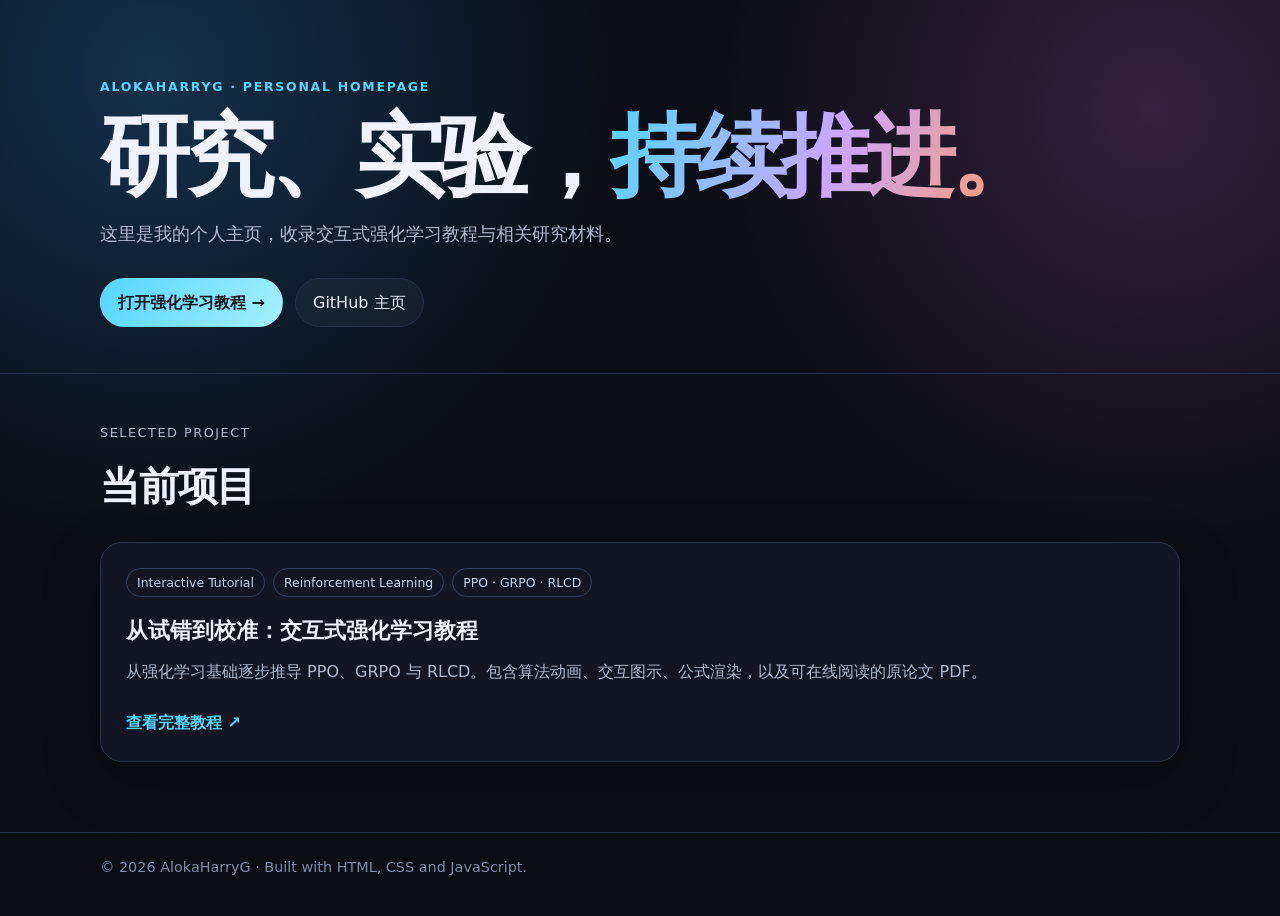
<file: index.html>
<!doctype html>
<html lang="zh-CN">
<head>
  <meta charset="utf-8">
  <meta name="viewport" content="width=device-width, initial-scale=1">
  <meta name="description" content="AlokaHarryG 的个人主页与交互式强化学习教程">
  <title>AlokaHarryG · Personal Homepage</title>
  <style>
    :root { color-scheme: dark; --bg:#0a0d14; --panel:rgba(18,24,38,.84); --line:#263149; --text:#eef3ff; --muted:#aeb9ce; --accent:#55d6ff; --accent2:#ff9a5a; }
    * { box-sizing:border-box; }
    body { margin:0; min-height:100vh; color:var(--text); background: radial-gradient(circle at 12% 8%, #14304a 0, transparent 34%), radial-gradient(circle at 90% 12%, #34213b 0, transparent 32%), var(--bg); font:16px/1.7 system-ui,-apple-system,"Segoe UI","PingFang SC","Microsoft YaHei",sans-serif; }
    .wrap { width:min(1080px, calc(100% - 40px)); margin:auto; }
    header { padding:76px 0 46px; border-bottom:1px solid var(--line); }
    .eyebrow { color:var(--accent); letter-spacing:.14em; font-size:.78rem; font-weight:700; text-transform:uppercase; }
    h1 { margin:14px 0 14px; font-size:clamp(2.6rem, 7vw, 5.7rem); line-height:1.02; letter-spacing:-.055em; }
    .gradient { background:linear-gradient(110deg,var(--accent),#c9a7ff 52%,var(--accent2)); -webkit-background-clip:text; background-clip:text; color:transparent; }
    .intro { max-width:680px; color:var(--muted); font-size:1.1rem; }
    .actions { display:flex; flex-wrap:wrap; gap:12px; margin-top:28px; }
    a.button { display:inline-flex; align-items:center; gap:8px; border:1px solid var(--line); border-radius:999px; padding:10px 17px; color:var(--text); text-decoration:none; background:rgba(255,255,255,.04); transition:.2s ease; }
    a.button.primary { border-color:transparent; color:#06121c; background:linear-gradient(120deg,var(--accent),#a5f0ff); font-weight:750; }
    a.button:hover { transform:translateY(-2px); border-color:var(--accent); }
    main { padding:48px 0 70px; }
    .section-label { color:var(--muted); font-size:.8rem; letter-spacing:.12em; text-transform:uppercase; }
    h2 { margin:8px 0 22px; font-size:clamp(1.7rem, 4vw, 2.5rem); letter-spacing:-.03em; }
    .grid { display:grid; grid-template-columns:repeat(auto-fit,minmax(280px,1fr)); gap:18px; }
    .card { position:relative; display:flex; flex-direction:column; min-height:220px; padding:25px; border:1px solid var(--line); border-radius:22px; background:var(--panel); box-shadow:0 18px 60px rgba(0,0,0,.22); }
    .card h3 { margin:0 0 8px; font-size:1.35rem; }
    .card p { margin:0; color:var(--muted); }
    .card .link { margin-top:auto; padding-top:22px; color:var(--accent); text-decoration:none; font-weight:700; }
    .meta { display:flex; gap:8px; flex-wrap:wrap; margin:0 0 16px; }
    .tag { border:1px solid #32405d; border-radius:999px; padding:3px 10px; color:#c6d4ed; font-size:.78rem; }
    footer { padding:22px 0 36px; color:#7e8ca6; font-size:.9rem; border-top:1px solid var(--line); }
    @media (max-width:560px) { .wrap { width:min(100% - 28px,1080px); } header { padding-top:48px; } }
  </style>
</head>
<body>
  <header>
    <div class="wrap">
      <div class="eyebrow">AlokaHarryG · Personal Homepage</div>
      <h1>研究、实验，<span class="gradient">持续推进。</span></h1>
      <p class="intro">这里是我的个人主页，收录交互式强化学习教程与相关研究材料。</p>
      <div class="actions">
        <a class="button primary" href="./rl_tutorial/">打开强化学习教程 →</a>
        <a class="button" href="https://github.com/AlokaHarryG" rel="me">GitHub 主页</a>
      </div>
    </div>
  </header>
  <main class="wrap">
    <div class="section-label">Selected project</div>
    <h2>当前项目</h2>
    <div class="grid">
      <article class="card">
        <div class="meta"><span class="tag">Interactive Tutorial</span><span class="tag">Reinforcement Learning</span><span class="tag">PPO · GRPO · RLCD</span></div>
        <h3>从试错到校准：交互式强化学习教程</h3>
        <p>从强化学习基础逐步推导 PPO、GRPO 与 RLCD。包含算法动画、交互图示、公式渲染，以及可在线阅读的原论文 PDF。</p>
        <a class="link" href="./rl_tutorial/">查看完整教程 ↗</a>
      </article>
    </div>
  </main>
  <footer><div class="wrap">© 2026 AlokaHarryG · Built with HTML, CSS and JavaScript.</div></footer>
</body>
</html>
</file>
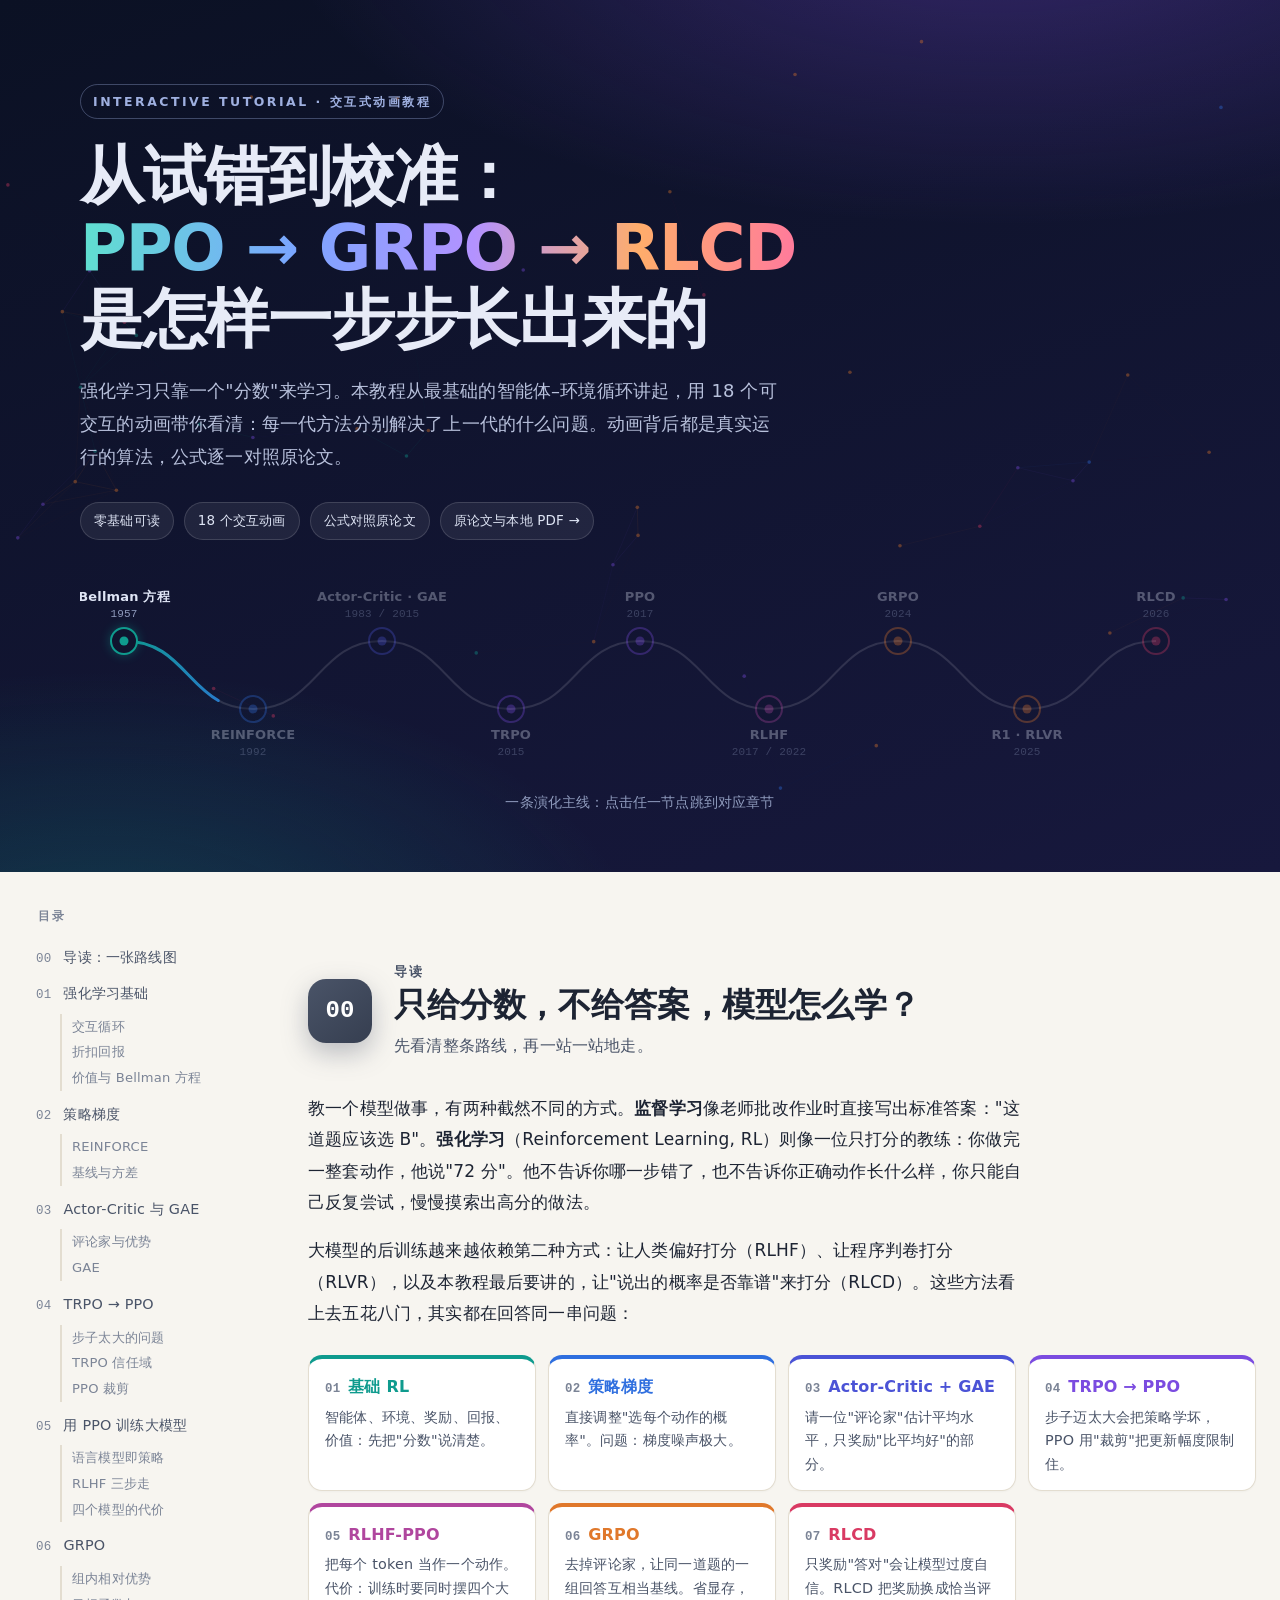
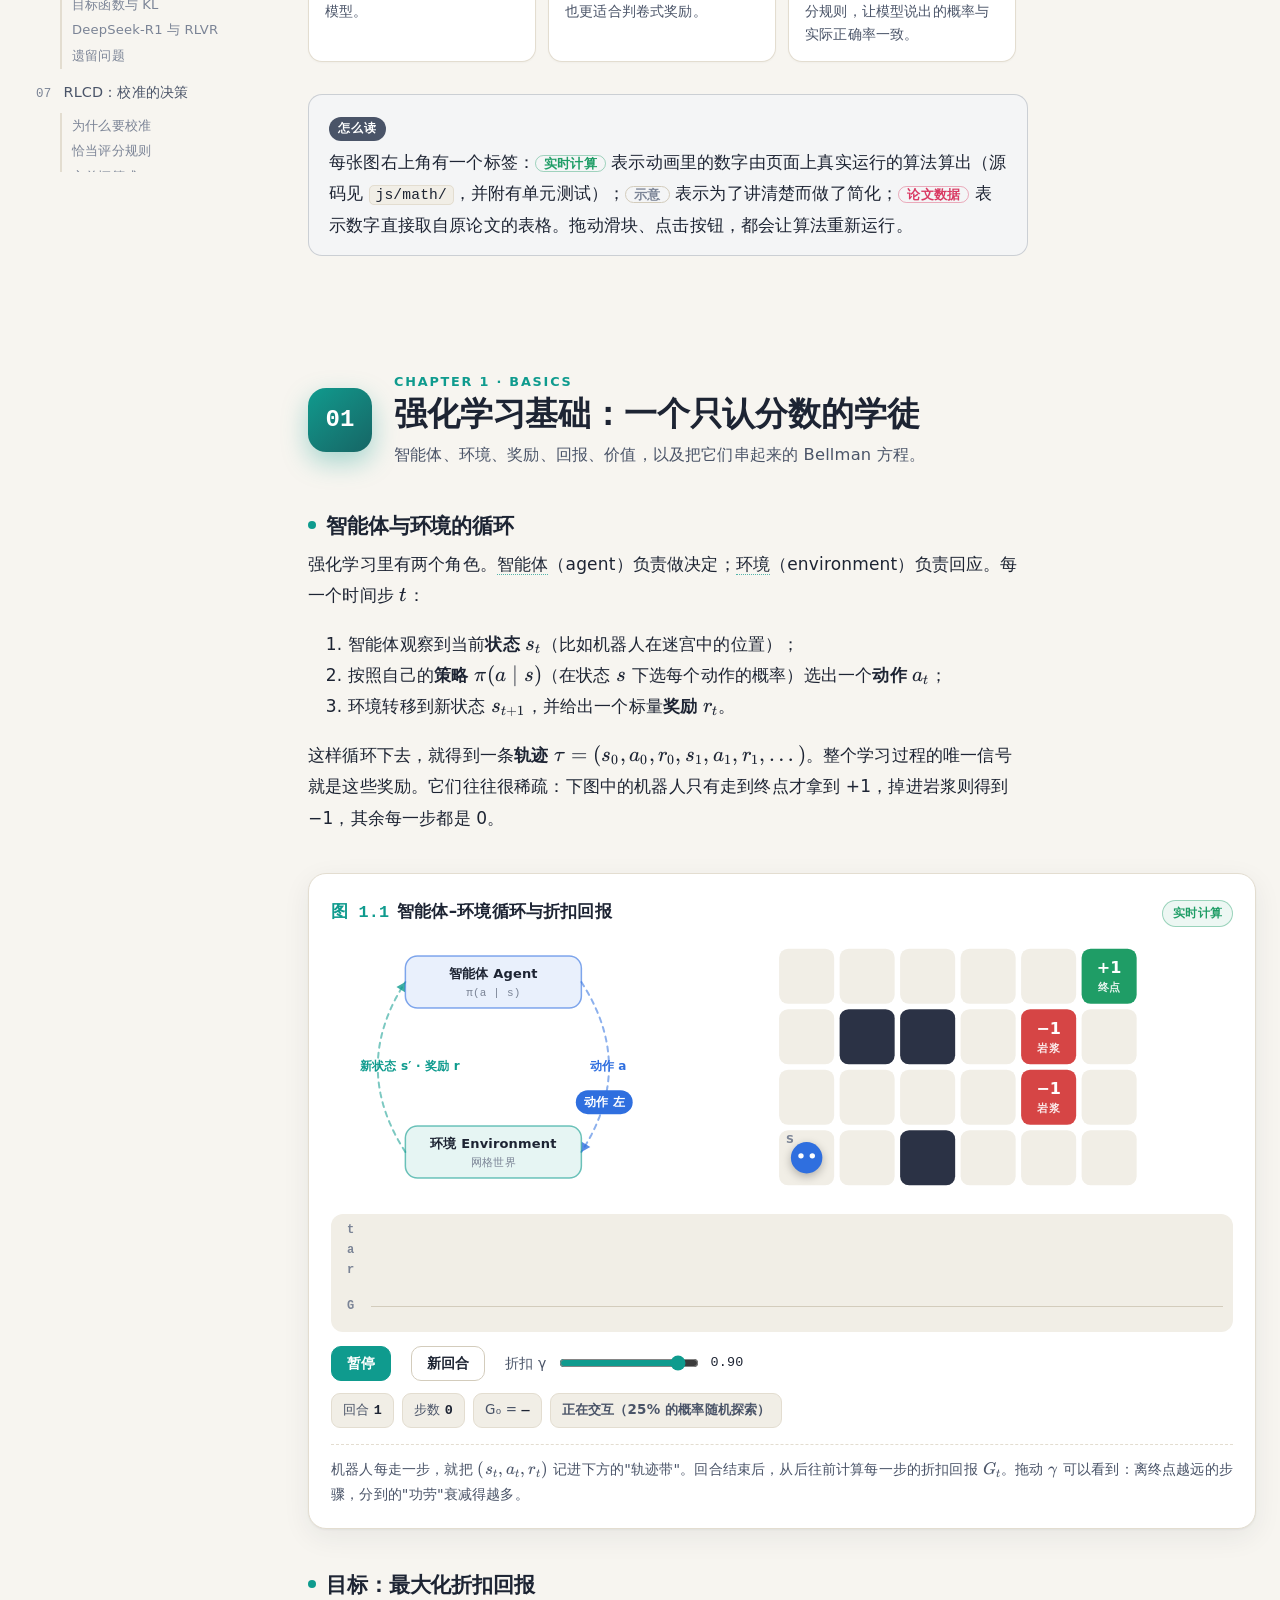
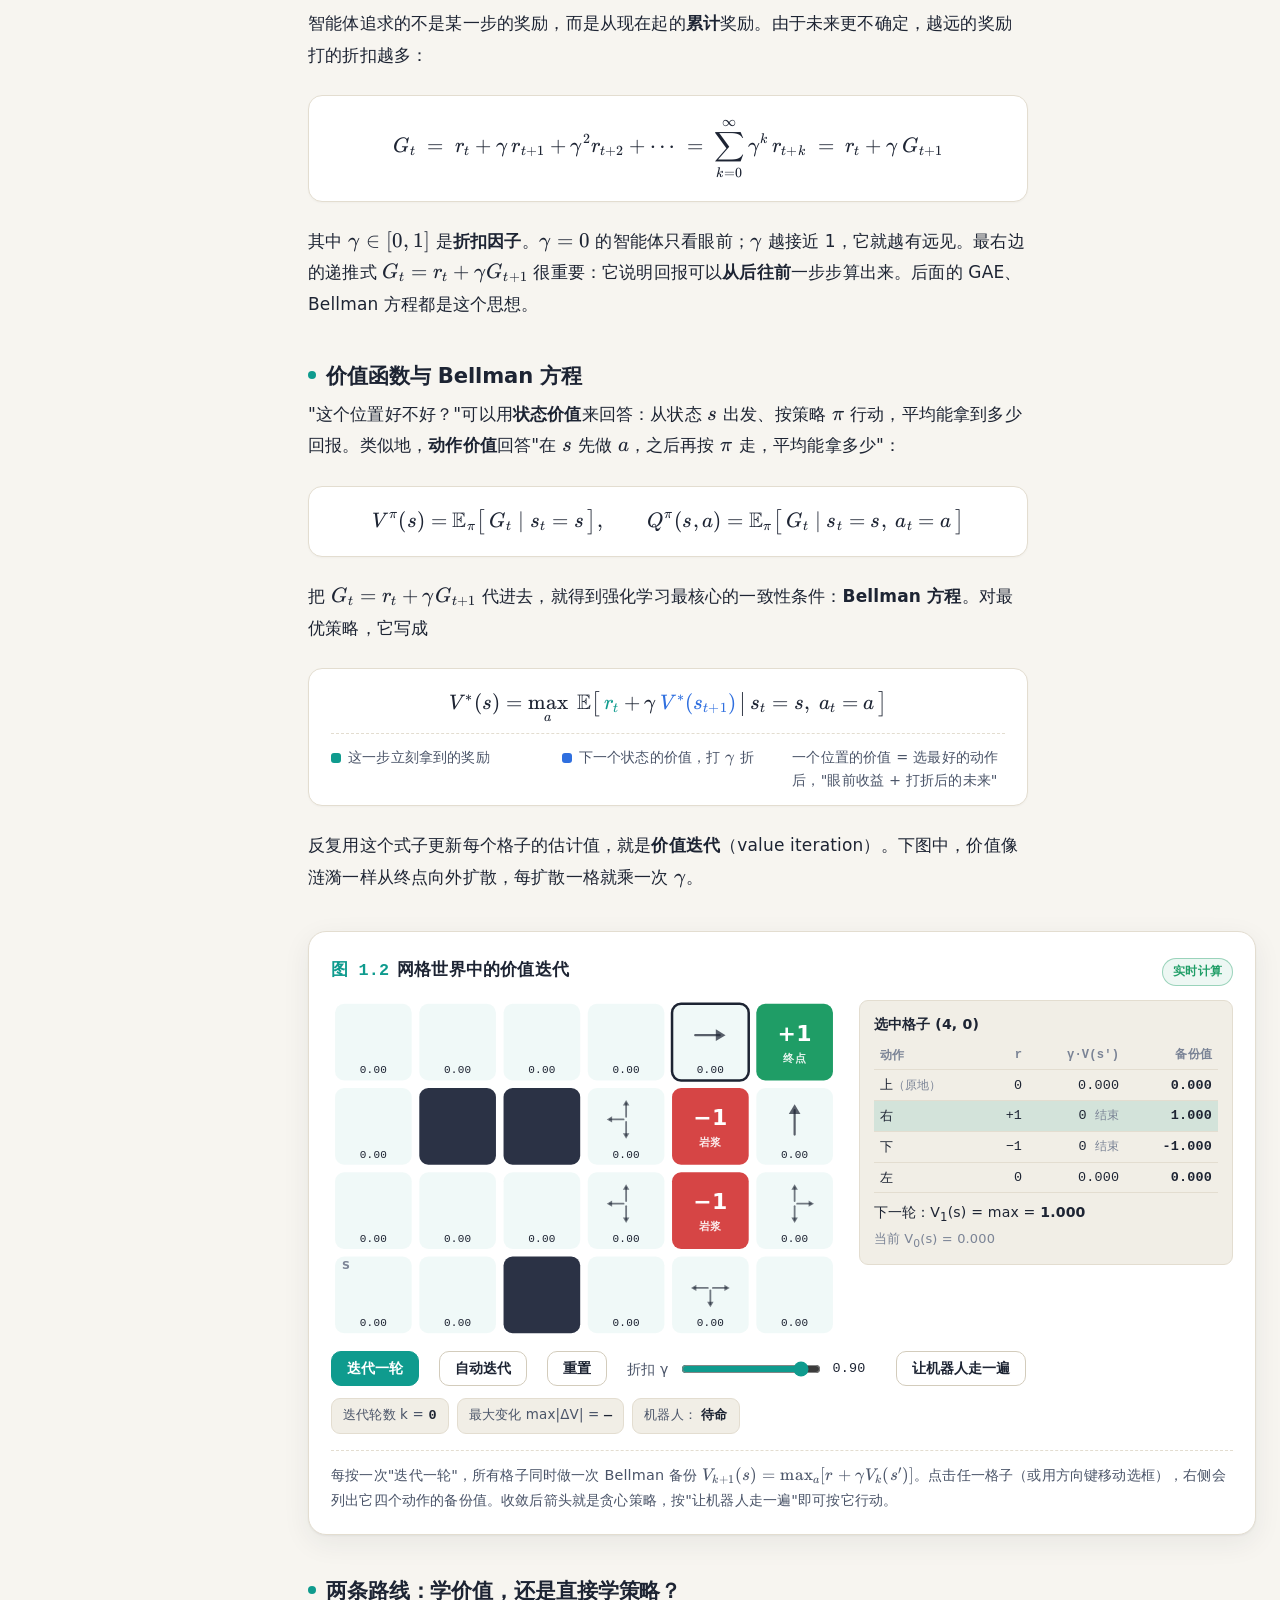
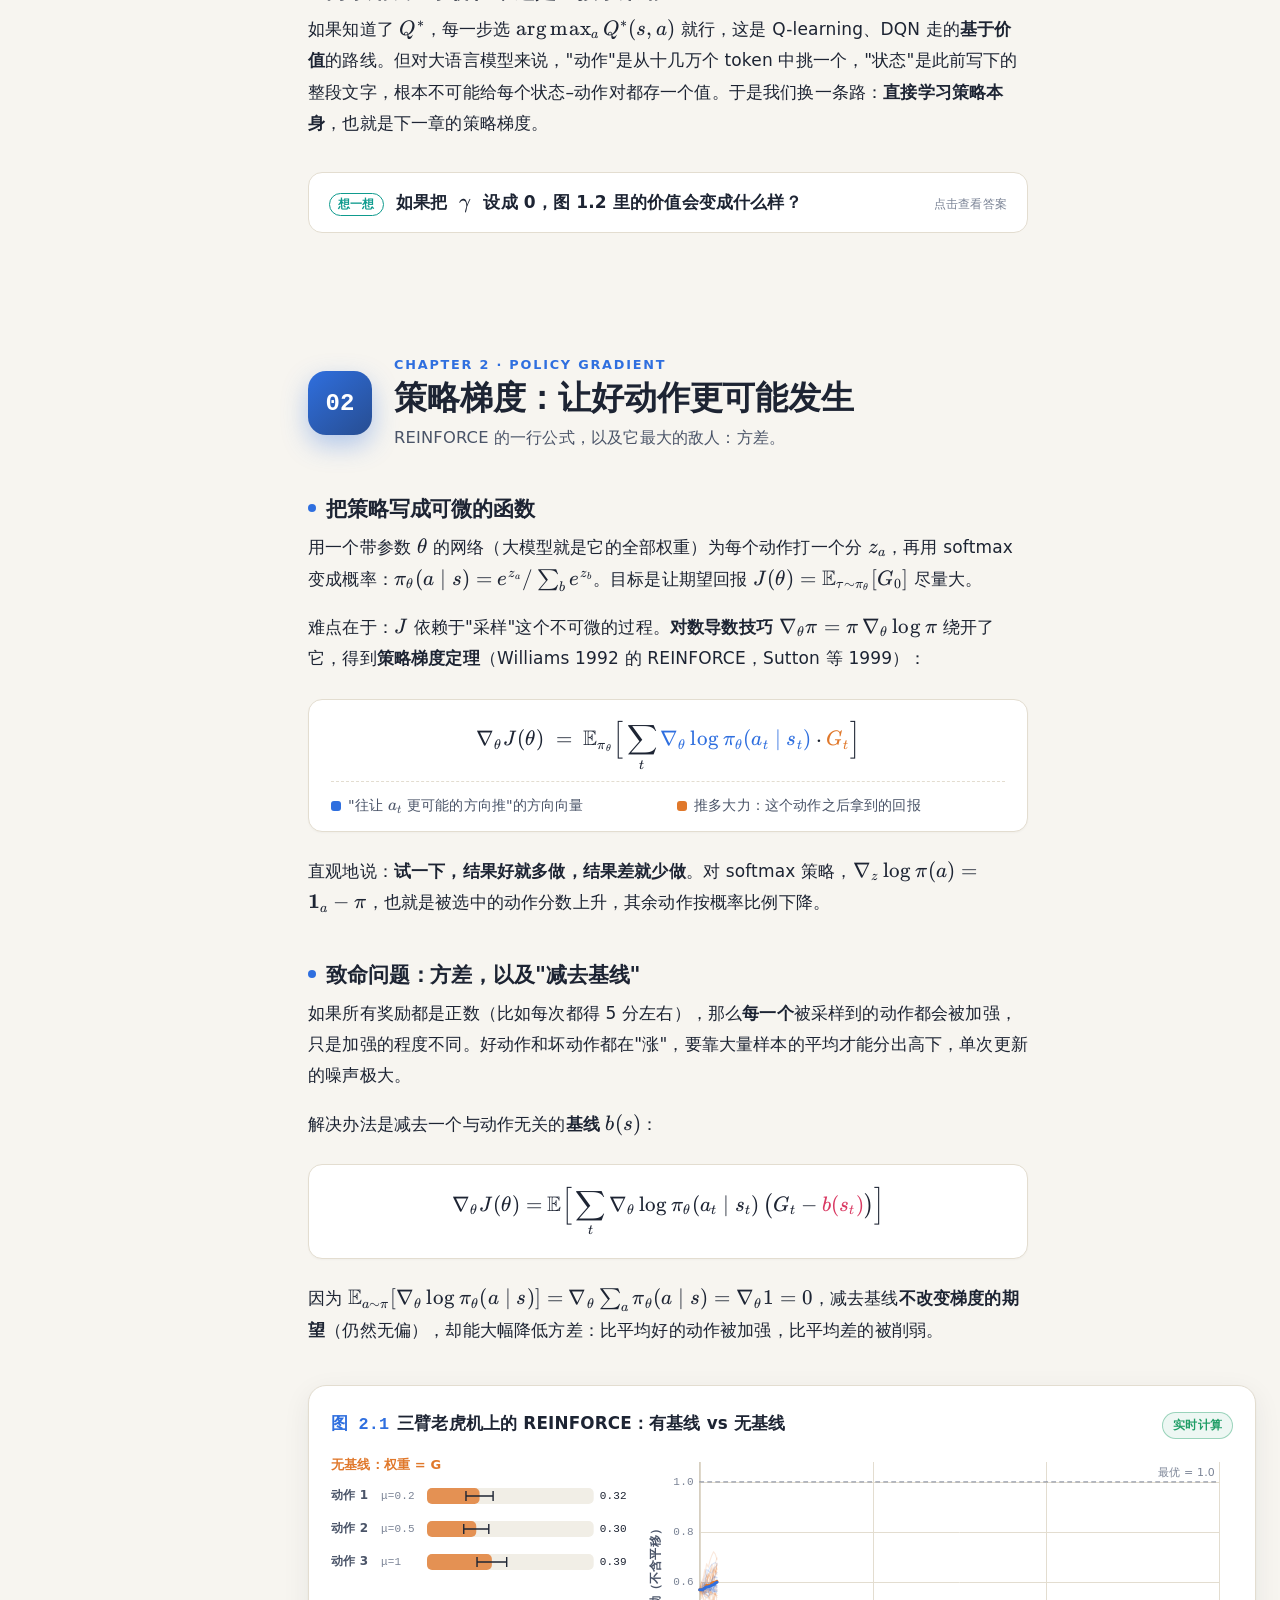
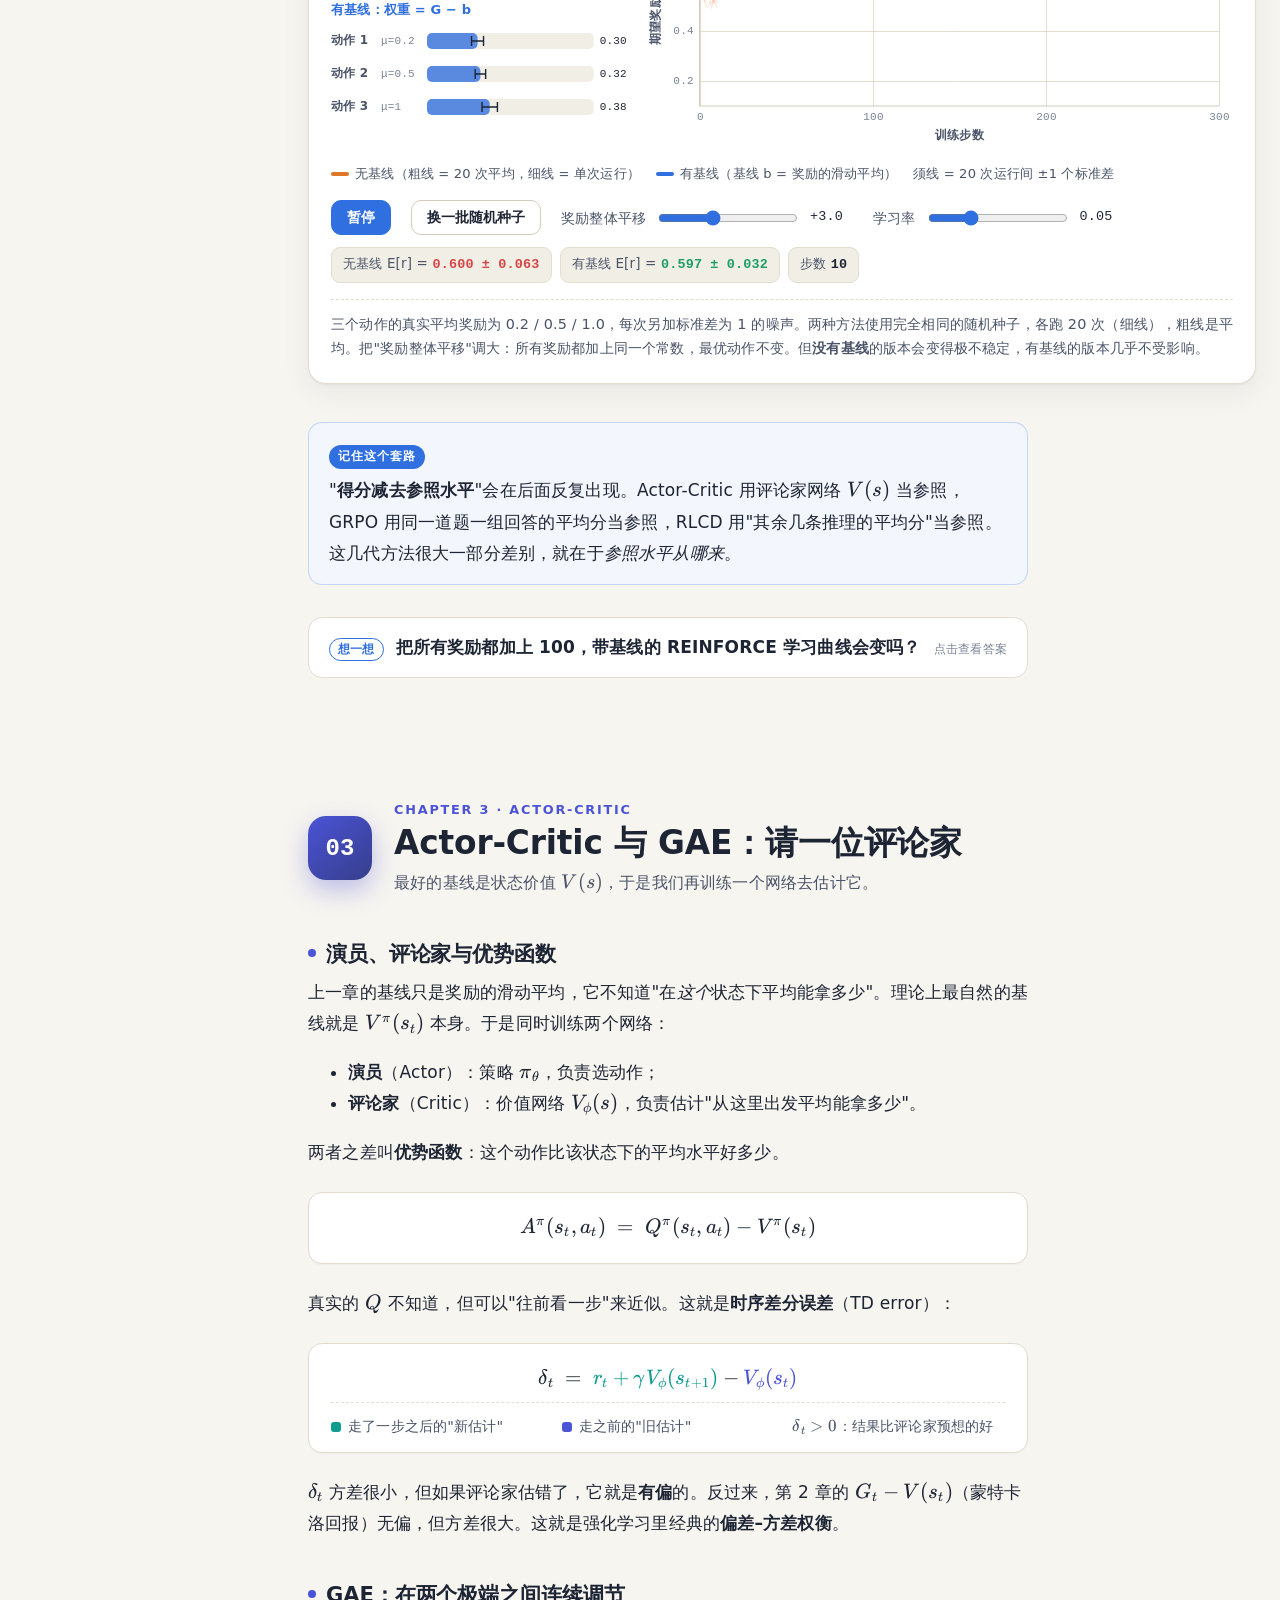
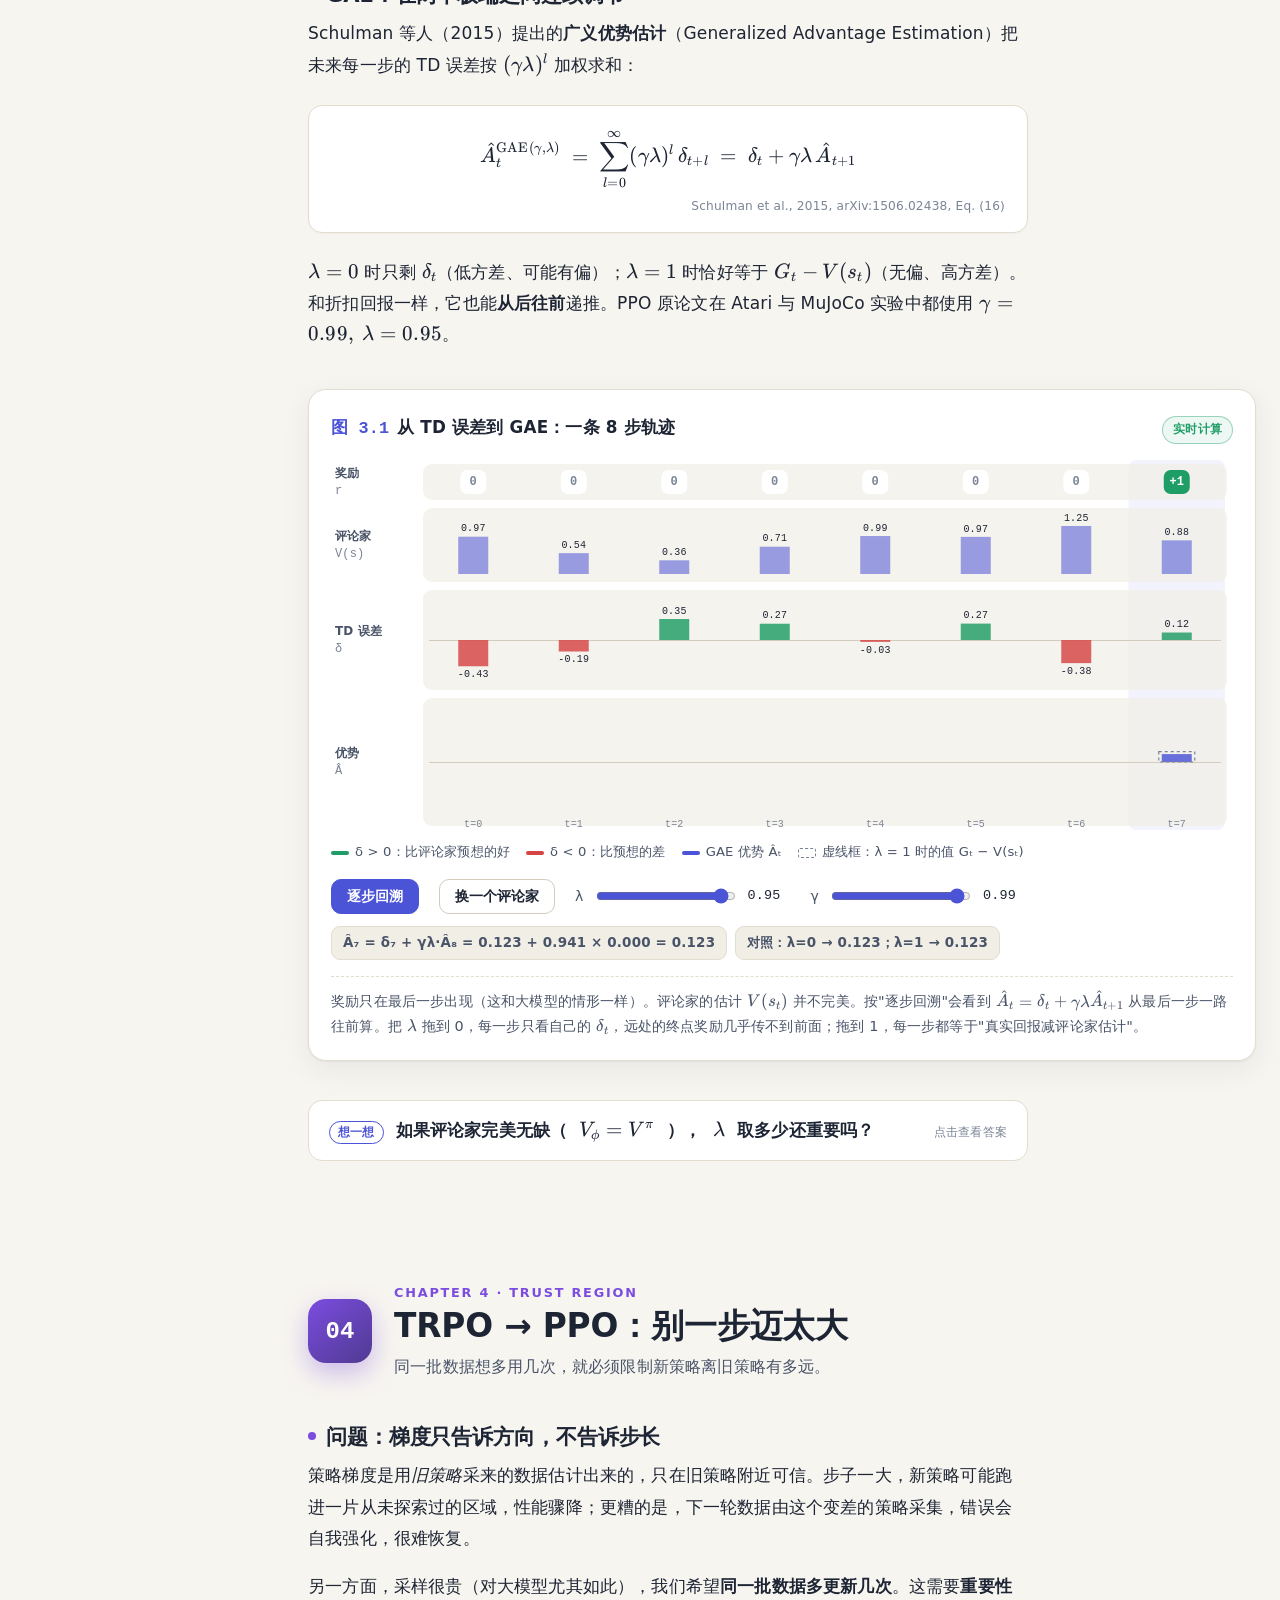
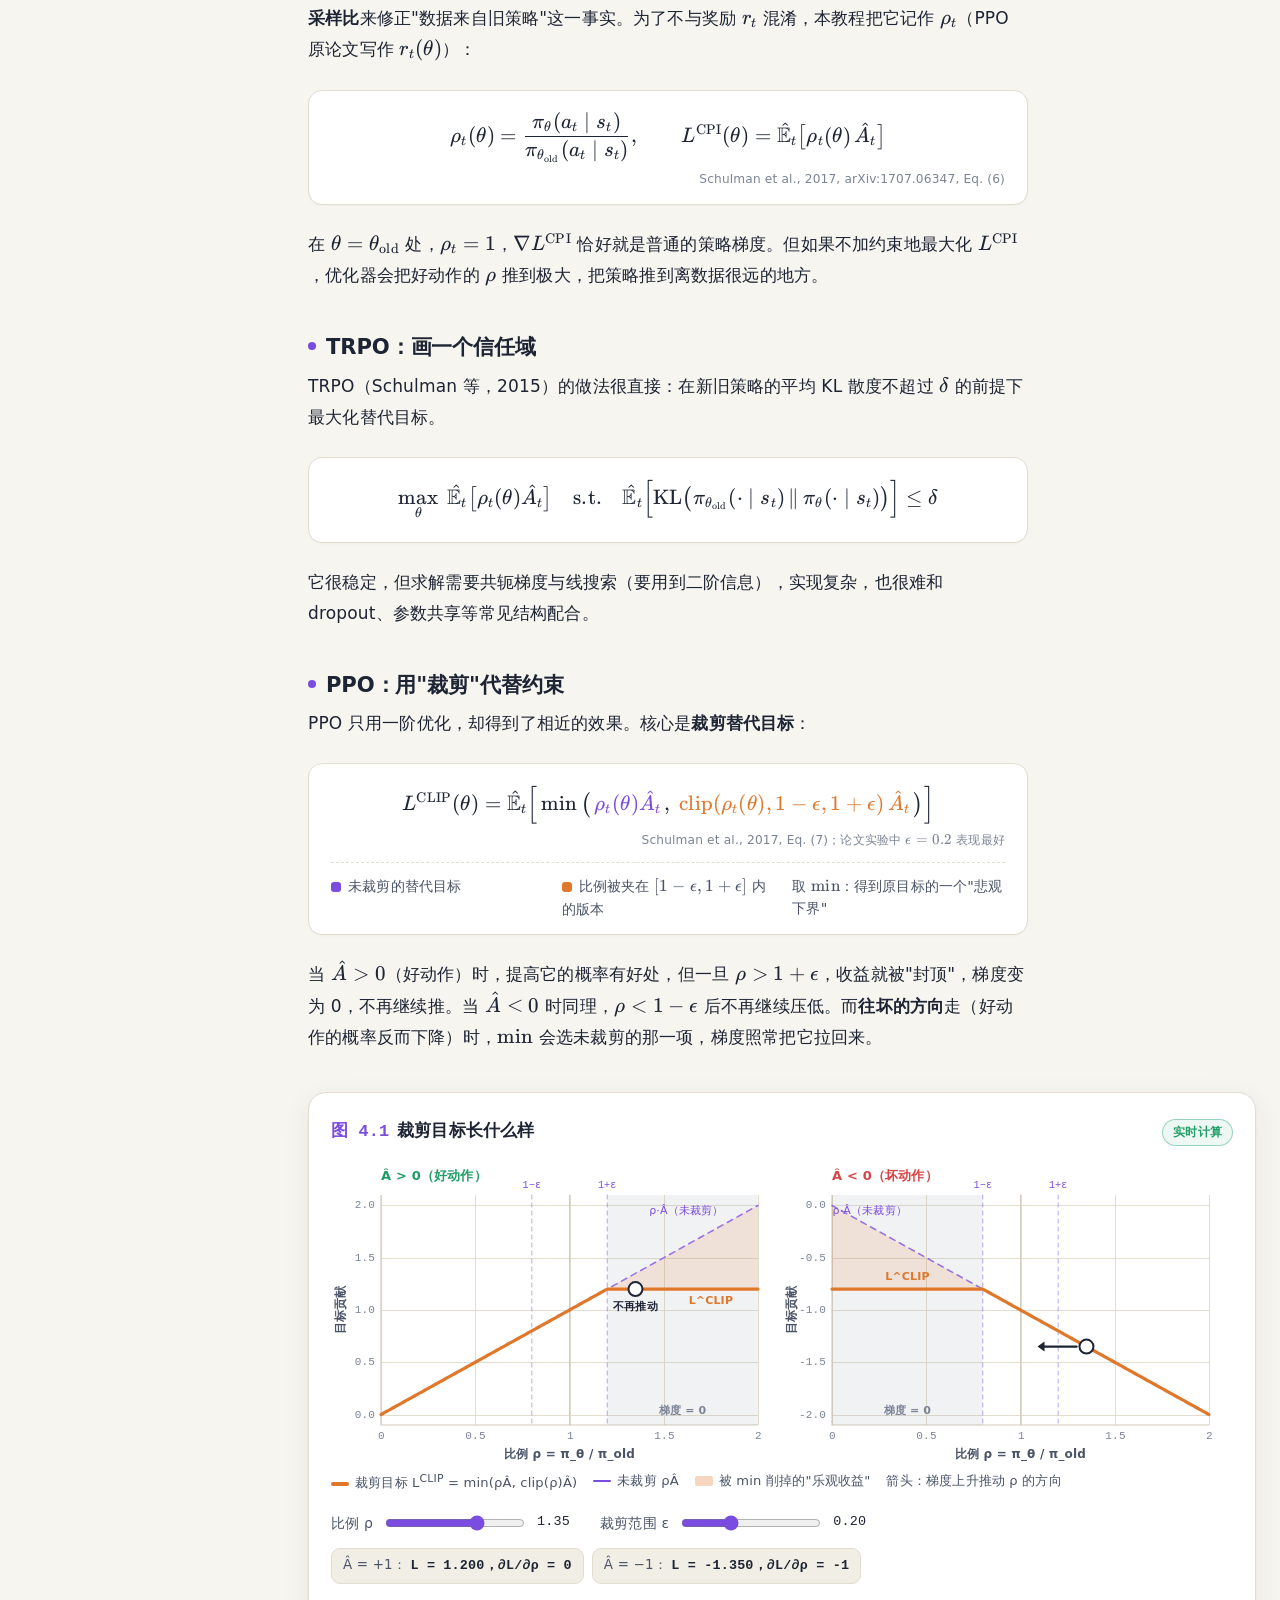
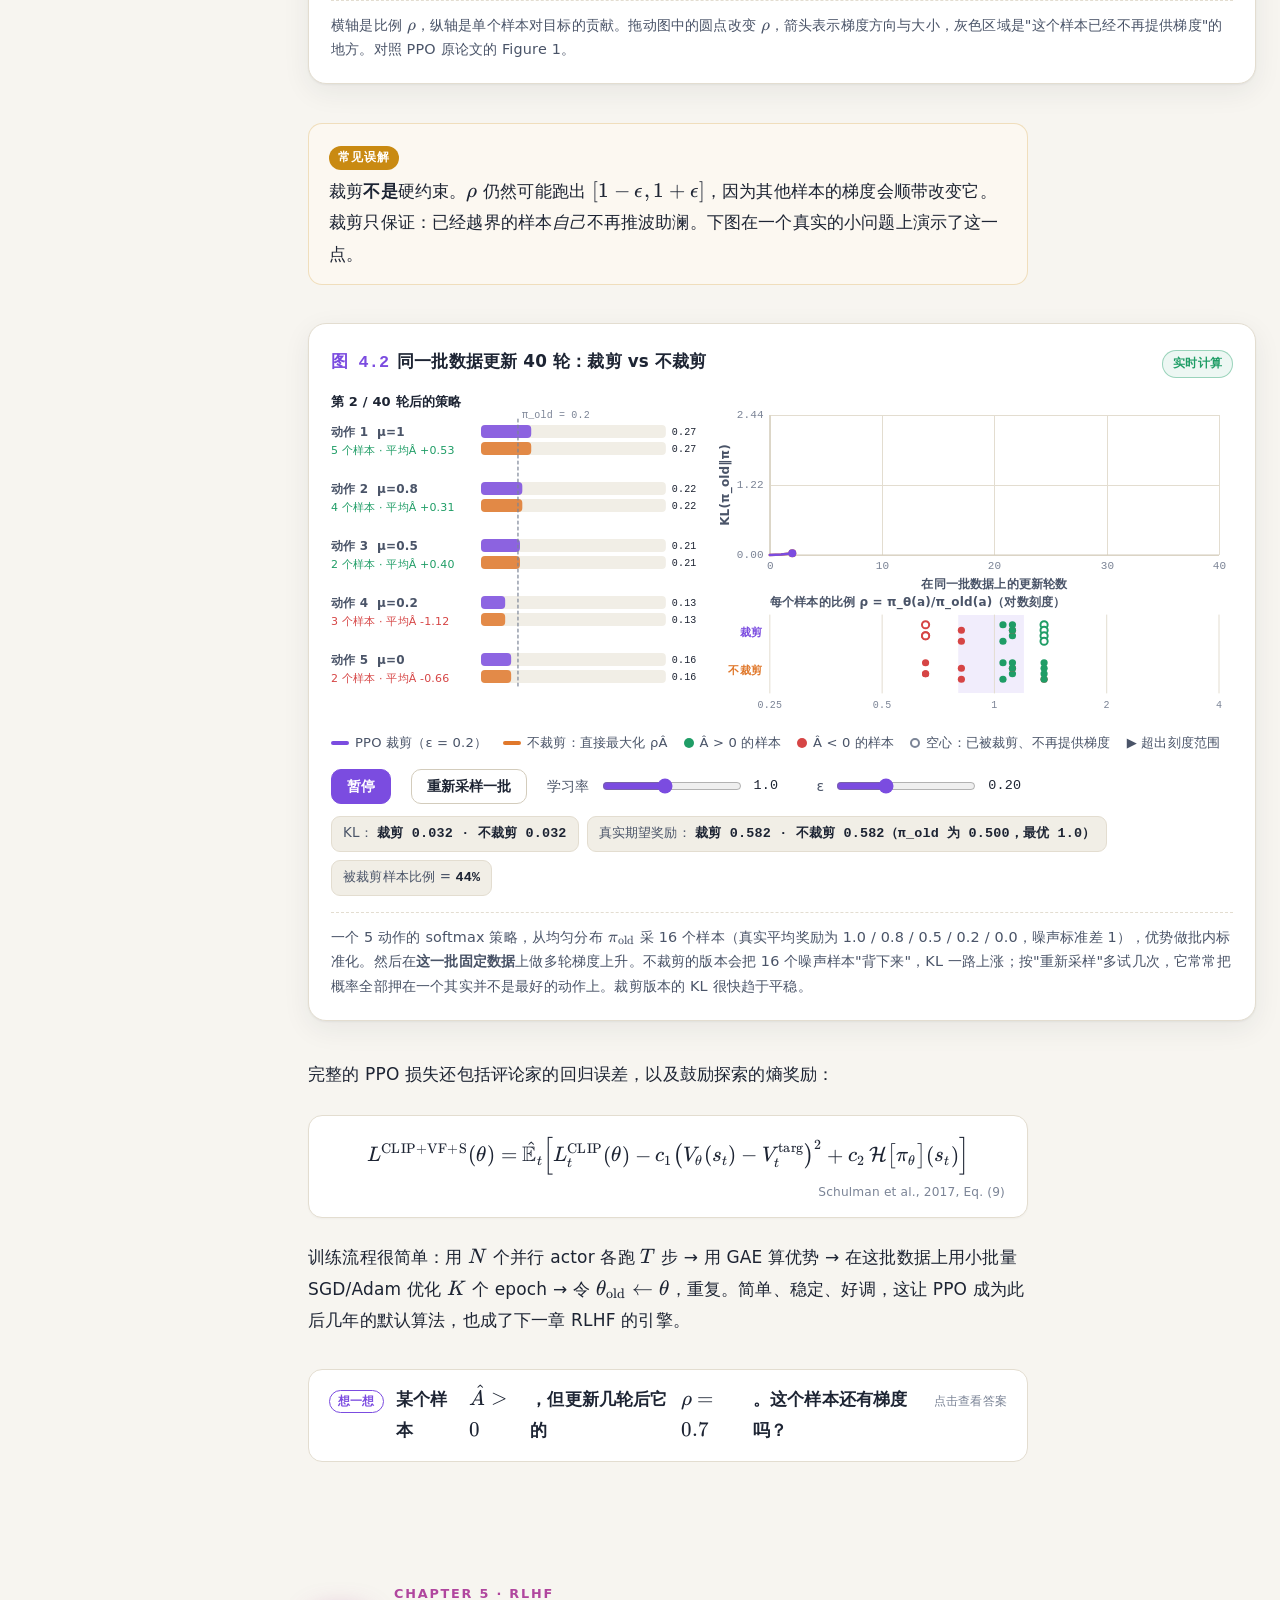
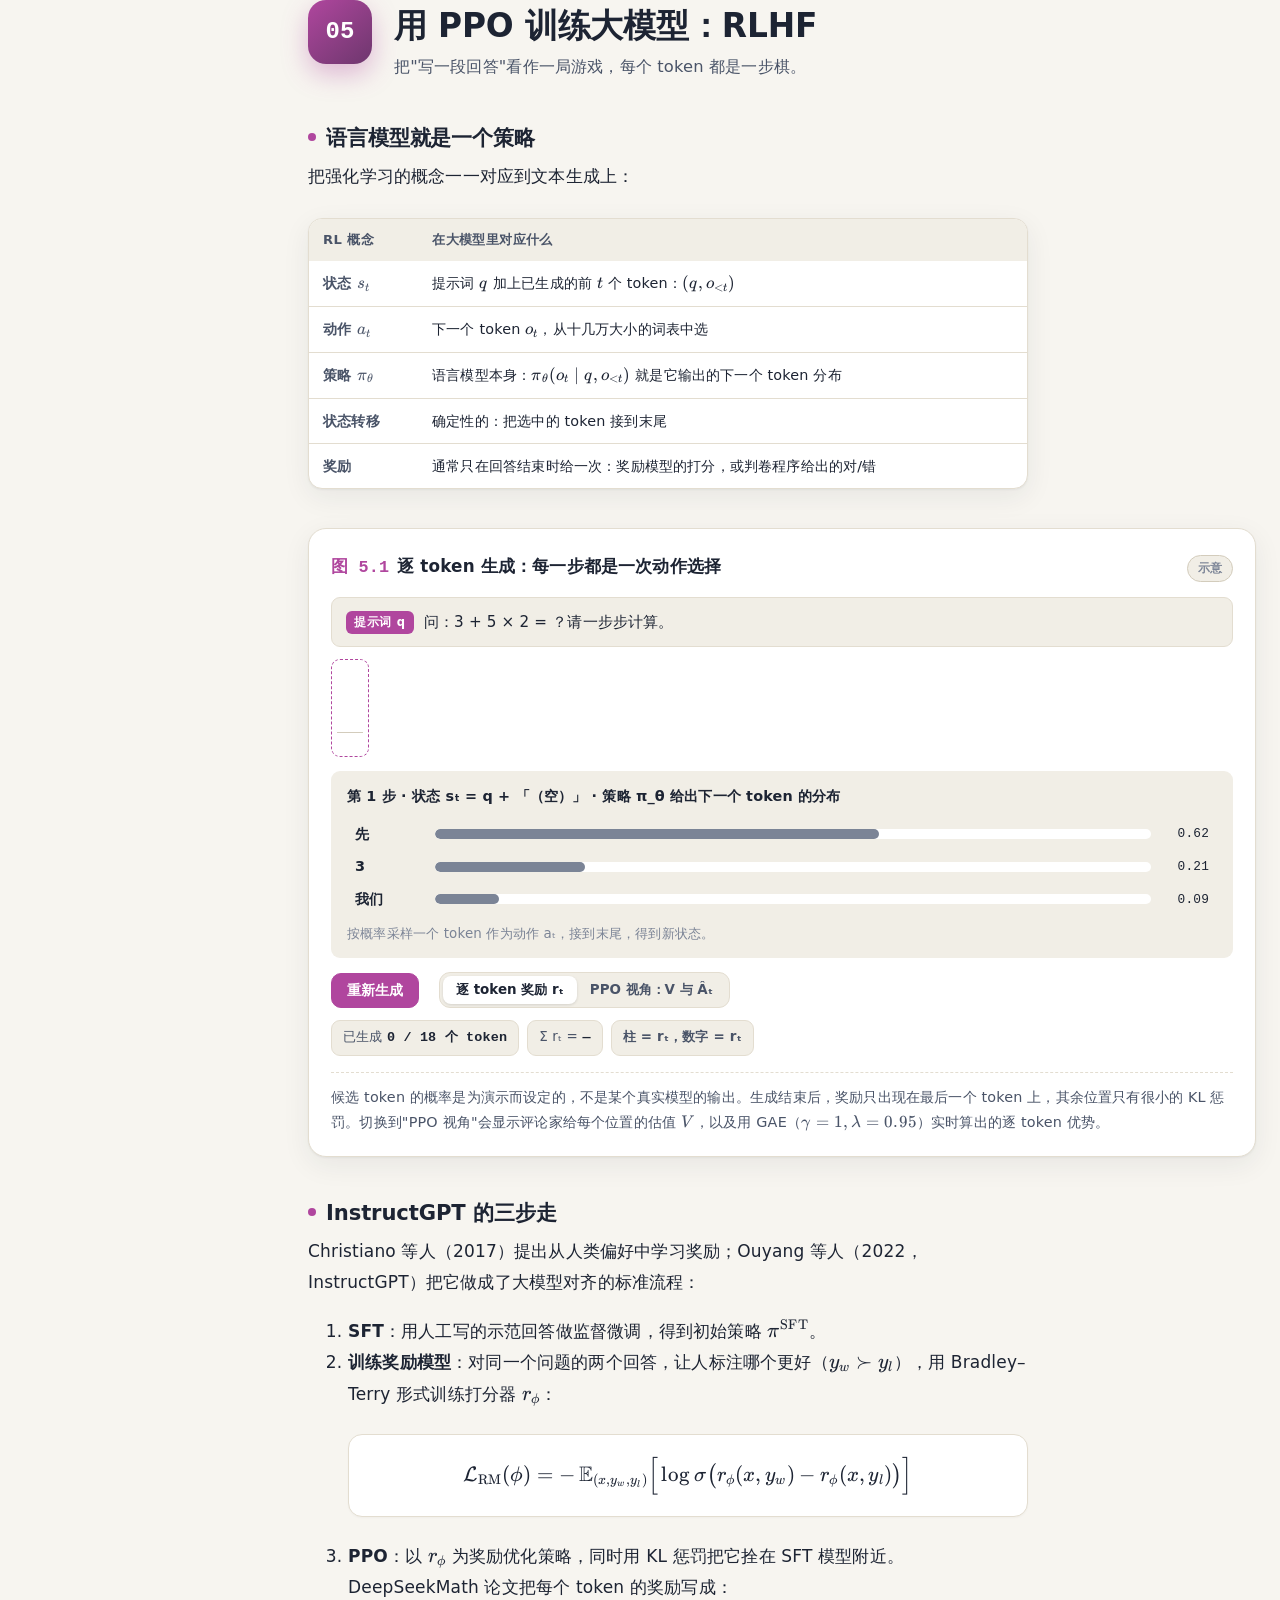
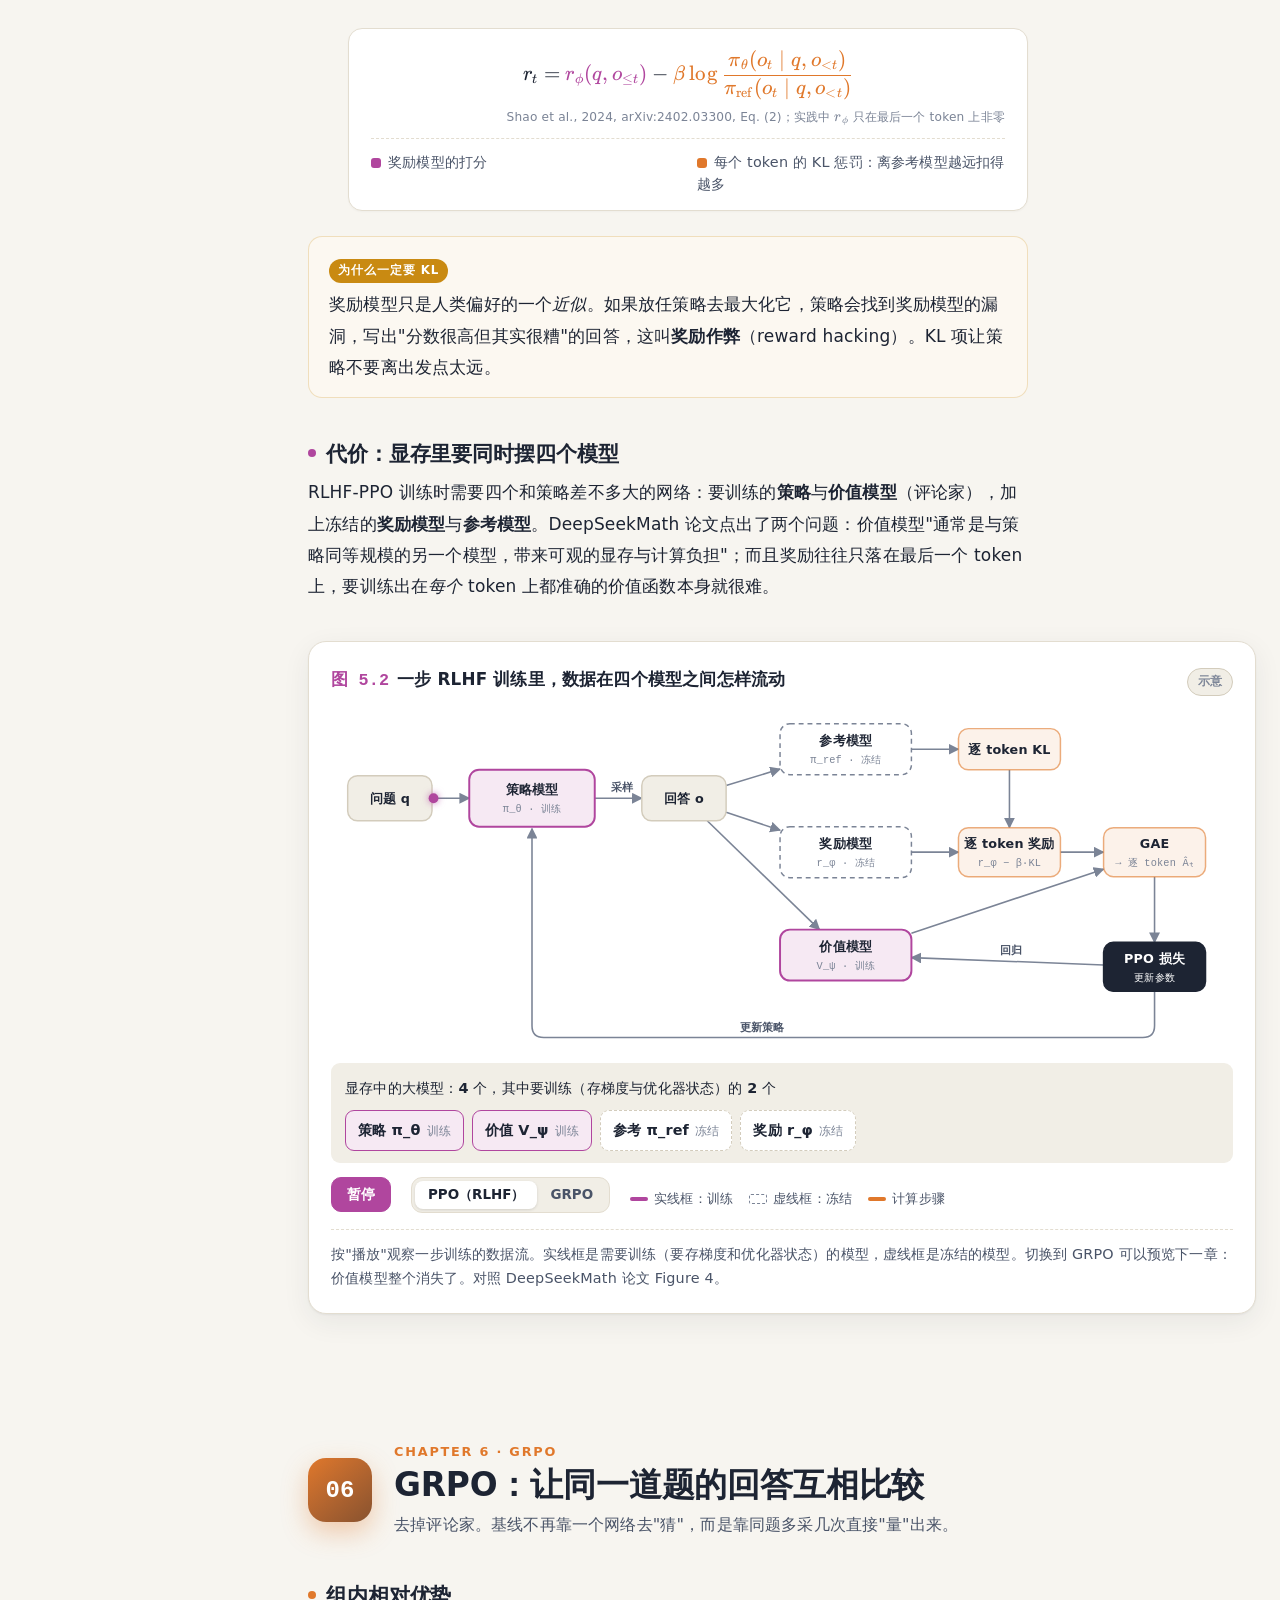
<file: rl_tutorial/index.html>
<!DOCTYPE html>
<html lang="zh-CN">
<head>
<meta charset="utf-8">
<meta name="viewport" content="width=device-width, initial-scale=1">
<title>从试错到校准：PPO、GRPO 与 RLCD 是怎样一步步长出来的 · 交互式动画教程</title>
<meta name="description" content="面向新手的交互式动画教程：从强化学习基础出发，一步步推导出 PPO、GRPO 与 RLCD（Reinforcement Learning for Calibrated Decisions）。每个动画背后都是真实运行的算法，公式对照原论文。">
<link rel="stylesheet" href="lib/katex/katex.min.css">
<link rel="stylesheet" href="css/base.css">
<link rel="stylesheet" href="css/components.css">
<link rel="stylesheet" href="css/figures.css">
</head>
<body>
<a class="skip-link" href="#main">跳到正文</a>
<div class="progress" aria-hidden="true"></div>

<header class="hero">
  <div class="hero-bg" data-fig="herobg" aria-hidden="true"></div>
  <div class="hero-inner">
    <span class="kicker">INTERACTIVE TUTORIAL · 交互式动画教程</span>
    <h1>从试错到校准：<br><span class="grad">PPO → GRPO → RLCD</span><br>是怎样一步步长出来的</h1>
    <p class="lede">强化学习只靠一个"分数"来学习。本教程从最基础的智能体–环境循环讲起，用 18 个可交互的动画带你看清：每一代方法分别解决了上一代的什么问题。动画背后都是真实运行的算法，公式逐一对照原论文。</p>
    <div class="hero-chips">
      <span class="chip">零基础可读</span>
      <span class="chip">18 个交互动画</span>
      <span class="chip">公式对照原论文</span>
      <a class="chip" href="#refs">原论文与本地 PDF →</a>
    </div>
    <div class="lineage" data-fig="lineage"></div>
    <p class="hero-hint">一条演化主线：点击任一节点跳到对应章节</p>
  </div>
</header>

<div class="page">
<nav class="toc" aria-label="目录">
  <p class="toc-title">目录</p>
  <ol>
    <li style="--chap:var(--ink-2)"><a href="#intro"><span class="n">00</span>导读：一张路线图</a></li>
    <li style="--chap:var(--c-rl)"><a href="#ch1"><span class="n">01</span>强化学习基础</a>
      <ol class="sub"><li><a href="#ch1-loop">交互循环</a></li><li><a href="#ch1-return">折扣回报</a></li><li><a href="#ch1-value">价值与 Bellman 方程</a></li></ol></li>
    <li style="--chap:var(--c-pg)"><a href="#ch2"><span class="n">02</span>策略梯度</a>
      <ol class="sub"><li><a href="#ch2-pg">REINFORCE</a></li><li><a href="#ch2-baseline">基线与方差</a></li></ol></li>
    <li style="--chap:var(--c-ac)"><a href="#ch3"><span class="n">03</span>Actor-Critic 与 GAE</a>
      <ol class="sub"><li><a href="#ch3-ac">评论家与优势</a></li><li><a href="#ch3-gae">GAE</a></li></ol></li>
    <li style="--chap:var(--c-ppo)"><a href="#ch4"><span class="n">04</span>TRPO → PPO</a>
      <ol class="sub"><li><a href="#ch4-problem">步子太大的问题</a></li><li><a href="#ch4-trpo">TRPO 信任域</a></li><li><a href="#ch4-clip">PPO 裁剪</a></li></ol></li>
    <li style="--chap:var(--c-rlhf)"><a href="#ch5"><span class="n">05</span>用 PPO 训练大模型</a>
      <ol class="sub"><li><a href="#ch5-mdp">语言模型即策略</a></li><li><a href="#ch5-pipeline">RLHF 三步走</a></li><li><a href="#ch5-cost">四个模型的代价</a></li></ol></li>
    <li style="--chap:var(--c-grpo)"><a href="#ch6"><span class="n">06</span>GRPO</a>
      <ol class="sub"><li><a href="#ch6-idea">组内相对优势</a></li><li><a href="#ch6-obj">目标函数与 KL</a></li><li><a href="#ch6-r1">DeepSeek-R1 与 RLVR</a></li><li><a href="#ch6-flaw">遗留问题</a></li></ol></li>
    <li style="--chap:var(--c-rlcd)"><a href="#ch7"><span class="n">07</span>RLCD：校准的决策</a>
      <ol class="sub"><li><a href="#ch7-why">为什么要校准</a></li><li><a href="#ch7-proper">恰当评分规则</a></li><li><a href="#ch7-identity">方差恒等式</a></li><li><a href="#ch7-fail">两种失败模式</a></li><li><a href="#ch7-algo">先校准，再强化</a></li><li><a href="#ch7-results">实验结果</a></li></ol></li>
    <li style="--chap:var(--c-ppo)"><a href="#ch8"><span class="n">08</span>总结：一条主线</a></li>
    <li style="--chap:var(--ink-2)"><a href="#refs"><span class="n">↗</span>参考文献与 PDF</a></li>
  </ol>
</nav>

<main class="article" id="main">
<section class="chapter" id="intro" style="--chap:var(--ink-2)">
  <div class="chapter-head"><div class="chapter-num">00</div><div><div class="eyebrow">导读</div><h2>只给分数，不给答案，模型怎么学？</h2><p class="tagline">先看清整条路线，再一站一站地走。</p></div></div>
  <p>教一个模型做事，有两种截然不同的方式。<strong>监督学习</strong>像老师批改作业时直接写出标准答案："这道题应该选 B"。<strong>强化学习</strong>（Reinforcement Learning, RL）则像一位只打分的教练：你做完一整套动作，他说"72 分"。他不告诉你哪一步错了，也不告诉你正确动作长什么样，你只能自己反复尝试，慢慢摸索出高分的做法。</p>
  <p>大模型的后训练越来越依赖第二种方式：让人类偏好打分（RLHF）、让程序判卷打分（RLVR），以及本教程最后要讲的，让"说出的概率是否靠谱"来打分（RLCD）。这些方法看上去五花八门，其实都在回答同一串问题：</p>
  <ol class="roadmap wide">
    <li style="--c:var(--c-rl)"><b>基础 RL</b><span>智能体、环境、奖励、回报、价值：先把"分数"说清楚。</span></li>
    <li style="--c:var(--c-pg)"><b>策略梯度</b><span>直接调整"选每个动作的概率"。问题：梯度噪声极大。</span></li>
    <li style="--c:var(--c-ac)"><b>Actor-Critic + GAE</b><span>请一位"评论家"估计平均水平，只奖励"比平均好"的部分。</span></li>
    <li style="--c:var(--c-ppo)"><b>TRPO → PPO</b><span>步子迈太大会把策略学坏，PPO 用"裁剪"把更新幅度限制住。</span></li>
    <li style="--c:var(--c-rlhf)"><b>RLHF-PPO</b><span>把每个 token 当作一个动作。代价：训练时要同时摆四个大模型。</span></li>
    <li style="--c:var(--c-grpo)"><b>GRPO</b><span>去掉评论家，让同一道题的一组回答互相当基线。省显存，也更适合判卷式奖励。</span></li>
    <li style="--c:var(--c-rlcd)"><b>RLCD</b><span>只奖励"答对"会让模型过度自信。RLCD 把奖励换成恰当评分规则，让模型说出的概率与实际正确率一致。</span></li>
  </ol>
  <div class="callout"><span class="label">怎么读</span><p>每张图右上角有一个标签：<b class="tag-live">实时计算</b> 表示动画里的数字由页面上真实运行的算法算出（源码见 <code>js/math/</code>，并附有单元测试）；<b class="tag-schematic">示意</b> 表示为了讲清楚而做了简化；<b class="tag-paper">论文数据</b> 表示数字直接取自原论文的表格。拖动滑块、点击按钮，都会让算法重新运行。</p></div>
</section>

<section class="chapter" id="ch1" style="--chap:var(--c-rl)">
  <div class="chapter-head"><div class="chapter-num">01</div><div><div class="eyebrow">Chapter 1 · Basics</div><h2>强化学习基础：一个只认分数的学徒</h2><p class="tagline">智能体、环境、奖励、回报、价值，以及把它们串起来的 Bellman 方程。</p></div></div>

  <h3 id="ch1-loop">智能体与环境的循环</h3>
  <p>强化学习里有两个角色。<span class="term" data-tip="做决策的一方，例如机器人、下棋程序，或者一个大语言模型。">智能体</span>（agent）负责做决定；<span class="term" data-tip="智能体之外的一切：它接收动作、改变状态、给出奖励。">环境</span>（environment）负责回应。每一个时间步 $t$：</p>
  <ol>
    <li>智能体观察到当前<strong>状态</strong> $s_t$（比如机器人在迷宫中的位置）；</li>
    <li>按照自己的<strong>策略</strong> $\pi(a\mid s)$（在状态 $s$ 下选每个动作的概率）选出一个<strong>动作</strong> $a_t$；</li>
    <li>环境转移到新状态 $s_{t+1}$，并给出一个标量<strong>奖励</strong> $r_t$。</li>
  </ol>
  <p>这样循环下去，就得到一条<strong>轨迹</strong> $\tau=(s_0,a_0,r_0,s_1,a_1,r_1,\dots)$。整个学习过程的唯一信号就是这些奖励。它们往往很稀疏：下图中的机器人只有走到终点才拿到 +1，掉进岩浆则得到 −1，其余每一步都是 0。</p>
  <figure class="fig wide" id="fig-loop">
    <div class="fig-head"><div class="fig-title"><span class="fig-no">图 1.1</span>智能体–环境循环与折扣回报</div><span class="badge live">实时计算</span></div>
    <div data-fig="loop"></div>
    <figcaption class="fig-caption"><p>机器人每走一步，就把 $(s_t, a_t, r_t)$ 记进下方的"轨迹带"。回合结束后，从后往前计算每一步的折扣回报 $G_t$。拖动 $\gamma$ 可以看到：离终点越远的步骤，分到的"功劳"衰减得越多。</p></figcaption>
  </figure>

  <h3 id="ch1-return">目标：最大化折扣回报</h3>
  <p>智能体追求的不是某一步的奖励，而是从现在起的<strong>累计</strong>奖励。由于未来更不确定，越远的奖励打的折扣越多：</p>
  <div class="eq">$$G_t \;=\; r_t + \gamma\, r_{t+1} + \gamma^2 r_{t+2} + \cdots \;=\; \sum_{k=0}^{\infty} \gamma^k\, r_{t+k} \;=\; r_t + \gamma\, G_{t+1}$$</div>
  <p>其中 $\gamma\in[0,1]$ 是<strong>折扣因子</strong>。$\gamma=0$ 的智能体只看眼前；$\gamma$ 越接近 1，它就越有远见。最右边的递推式 $G_t=r_t+\gamma G_{t+1}$ 很重要：它说明回报可以<strong>从后往前</strong>一步步算出来。后面的 GAE、Bellman 方程都是这个思想。</p>
  <h3 id="ch1-value">价值函数与 Bellman 方程</h3>
  <p>"这个位置好不好？"可以用<strong>状态价值</strong>来回答：从状态 $s$ 出发、按策略 $\pi$ 行动，平均能拿到多少回报。类似地，<strong>动作价值</strong>回答"在 $s$ 先做 $a$，之后再按 $\pi$ 走，平均能拿多少"：</p>
  <div class="eq">$$V^{\pi}(s)=\mathbb{E}_{\pi}\big[\,G_t \mid s_t=s\,\big],\qquad Q^{\pi}(s,a)=\mathbb{E}_{\pi}\big[\,G_t \mid s_t=s,\ a_t=a\,\big]$$</div>
  <p>把 $G_t=r_t+\gamma G_{t+1}$ 代进去，就得到强化学习最核心的一致性条件：<strong>Bellman 方程</strong>。对最优策略，它写成</p>
  <div class="eq">$$V^{*}(s)=\max_{a}\ \mathbb{E}\big[\,{\color{#0f9b8e}r_t} + \gamma\, {\color{#2f6fdf}V^{*}(s_{t+1})} \,\big|\, s_t=s,\ a_t=a\,\big]$$
    <div class="eq-legend"><div><span class="sw" style="background:#0f9b8e"></span>这一步立刻拿到的奖励</div><div><span class="sw" style="background:#2f6fdf"></span>下一个状态的价值，打 $\gamma$ 折</div><div>一个位置的价值 = 选最好的动作后，"眼前收益 + 打折后的未来"</div></div></div>
  <p>反复用这个式子更新每个格子的估计值，就是<strong>价值迭代</strong>（value iteration）。下图中，价值像涟漪一样从终点向外扩散，每扩散一格就乘一次 $\gamma$。</p>
  <figure class="fig wide" id="fig-grid">
    <div class="fig-head"><div class="fig-title"><span class="fig-no">图 1.2</span>网格世界中的价值迭代</div><span class="badge live">实时计算</span></div>
    <div data-fig="grid"></div>
    <figcaption class="fig-caption"><p>每按一次"迭代一轮"，所有格子同时做一次 Bellman 备份 $V_{k+1}(s)=\max_a[r+\gamma V_k(s')]$。点击任一格子（或用方向键移动选框），右侧会列出它四个动作的备份值。收敛后箭头就是贪心策略，按"让机器人走一遍"即可按它行动。</p></figcaption>
  </figure>

  <h3>两条路线：学价值，还是直接学策略？</h3>
  <p>如果知道了 $Q^*$，每一步选 $\arg\max_a Q^*(s,a)$ 就行，这是 Q-learning、DQN 走的<strong>基于价值</strong>的路线。但对大语言模型来说，"动作"是从十几万个 token 中挑一个，"状态"是此前写下的整段文字，根本不可能给每个状态–动作对都存一个值。于是我们换一条路：<strong>直接学习策略本身</strong>，也就是下一章的策略梯度。</p>
  <details class="quiz"><summary>如果把 $\gamma$ 设成 0，图 1.2 里的价值会变成什么样？</summary><div class="answer"><p>智能体只看眼前一步的奖励。只有紧挨终点的格子价值为 1（再走一步就能拿到 +1），其余格子都是 0：它们"看不到"更远的奖励，也就没有任何偏好。你可以把滑块拖到最左边验证。这也说明了为什么长程任务需要 $\gamma$ 接近 1。</p></div></details>
</section>
<section class="chapter" id="ch2" style="--chap:var(--c-pg)">
  <div class="chapter-head"><div class="chapter-num">02</div><div><div class="eyebrow">Chapter 2 · Policy Gradient</div><h2>策略梯度：让好动作更可能发生</h2><p class="tagline">REINFORCE 的一行公式，以及它最大的敌人：方差。</p></div></div>

  <h3 id="ch2-pg">把策略写成可微的函数</h3>
  <p>用一个带参数 $\theta$ 的网络（大模型就是它的全部权重）为每个动作打一个分 $z_a$，再用 softmax 变成概率：$\pi_\theta(a\mid s)=e^{z_a}/\sum_b e^{z_b}$。目标是让期望回报 $J(\theta)=\mathbb{E}_{\tau\sim\pi_\theta}[G_0]$ 尽量大。</p>
  <p>难点在于：$J$ 依赖于"采样"这个不可微的过程。<strong>对数导数技巧</strong> $\nabla_\theta \pi = \pi\,\nabla_\theta\log\pi$ 绕开了它，得到<strong>策略梯度定理</strong>（Williams 1992 的 REINFORCE，Sutton 等 1999）：</p>
  <div class="eq">$$\nabla_\theta J(\theta) \;=\; \mathbb{E}_{\pi_\theta}\Big[\sum_t {\color{#2f6fdf}\nabla_\theta \log \pi_\theta(a_t\mid s_t)}\cdot {\color{#e0782b}G_t}\Big]$$
    <div class="eq-legend"><div><span class="sw" style="background:#2f6fdf"></span>"往让 $a_t$ 更可能的方向推"的方向向量</div><div><span class="sw" style="background:#e0782b"></span>推多大力：这个动作之后拿到的回报</div></div></div>
  <p>直观地说：<strong>试一下，结果好就多做，结果差就少做</strong>。对 softmax 策略，$\nabla_z\log\pi(a)=\mathbf{1}_a-\pi$，也就是被选中的动作分数上升，其余动作按概率比例下降。</p>

  <h3 id="ch2-baseline">致命问题：方差，以及"减去基线"</h3>
  <p>如果所有奖励都是正数（比如每次都得 5 分左右），那么<strong>每一个</strong>被采样到的动作都会被加强，只是加强的程度不同。好动作和坏动作都在"涨"，要靠大量样本的平均才能分出高下，单次更新的噪声极大。</p>
  <p>解决办法是减去一个与动作无关的<strong>基线</strong> $b(s)$：</p>
  <div class="eq">$$\nabla_\theta J(\theta) = \mathbb{E}\Big[\sum_t \nabla_\theta \log \pi_\theta(a_t\mid s_t)\,\big(G_t - {\color{#d93a63}b(s_t)}\big)\Big]$$</div>
  <p>因为 $\mathbb{E}_{a\sim\pi}[\nabla_\theta\log\pi_\theta(a\mid s)]=\nabla_\theta\sum_a\pi_\theta(a\mid s)=\nabla_\theta 1=0$，减去基线<strong>不改变梯度的期望</strong>（仍然无偏），却能大幅降低方差：比平均好的动作被加强，比平均差的被削弱。</p>
  <figure class="fig wide" id="fig-bandit">
    <div class="fig-head"><div class="fig-title"><span class="fig-no">图 2.1</span>三臂老虎机上的 REINFORCE：有基线 vs 无基线</div><span class="badge live">实时计算</span></div>
    <div data-fig="bandit"></div>
    <figcaption class="fig-caption"><p>三个动作的真实平均奖励为 0.2 / 0.5 / 1.0，每次另加标准差为 1 的噪声。两种方法使用完全相同的随机种子，各跑 20 次（细线），粗线是平均。把"奖励整体平移"调大：所有奖励都加上同一个常数，最优动作不变。但<b>没有基线</b>的版本会变得极不稳定，有基线的版本几乎不受影响。</p></figcaption>
  </figure>
  <div class="callout"><span class="label">记住这个套路</span><p>"<strong>得分减去参照水平</strong>"会在后面反复出现。Actor-Critic 用评论家网络 $V(s)$ 当参照，GRPO 用同一道题一组回答的平均分当参照，RLCD 用"其余几条推理的平均分"当参照。这几代方法很大一部分差别，就在于<em>参照水平从哪来</em>。</p></div>
  <details class="quiz"><summary>把所有奖励都加上 100，带基线的 REINFORCE 学习曲线会变吗？</summary><div class="answer"><p>几乎不变。基线是奖励的滑动平均，它会跟着一起上升 100，于是 $G_t-b$ 和原来一样。没有基线的版本则会把每个采样到的动作都猛推一把，方差暴增。在图 2.1 里把平移滑块拉满即可看到。</p></div></details>
</section>
<section class="chapter" id="ch3" style="--chap:var(--c-ac)">
  <div class="chapter-head"><div class="chapter-num">03</div><div><div class="eyebrow">Chapter 3 · Actor-Critic</div><h2>Actor-Critic 与 GAE：请一位评论家</h2><p class="tagline">最好的基线是状态价值 $V(s)$，于是我们再训练一个网络去估计它。</p></div></div>

  <h3 id="ch3-ac">演员、评论家与优势函数</h3>
  <p>上一章的基线只是奖励的滑动平均，它不知道"在<em>这个</em>状态下平均能拿多少"。理论上最自然的基线就是 $V^\pi(s_t)$ 本身。于是同时训练两个网络：</p>
  <ul>
    <li><strong>演员</strong>（Actor）：策略 $\pi_\theta$，负责选动作；</li>
    <li><strong>评论家</strong>（Critic）：价值网络 $V_\phi(s)$，负责估计"从这里出发平均能拿多少"。</li>
  </ul>
  <p>两者之差叫<strong>优势函数</strong>：这个动作比该状态下的平均水平好多少。</p>
  <div class="eq">$$A^{\pi}(s_t,a_t) \;=\; Q^{\pi}(s_t,a_t) - V^{\pi}(s_t)$$</div>
  <p>真实的 $Q$ 不知道，但可以"往前看一步"来近似。这就是<strong>时序差分误差</strong>（TD error）：</p>
  <div class="eq">$$\delta_t \;=\; {\color{#0f9b8e}r_t + \gamma V_\phi(s_{t+1})} - {\color{#4b53d6}V_\phi(s_t)}$$
    <div class="eq-legend"><div><span class="sw" style="background:#0f9b8e"></span>走了一步之后的"新估计"</div><div><span class="sw" style="background:#4b53d6"></span>走之前的"旧估计"</div><div>$\delta_t>0$：结果比评论家预想的好</div></div></div>
  <p>$\delta_t$ 方差很小，但如果评论家估错了，它就是<strong>有偏</strong>的。反过来，第 2 章的 $G_t - V(s_t)$（蒙特卡洛回报）无偏，但方差很大。这就是强化学习里经典的<strong>偏差–方差权衡</strong>。</p>

  <h3 id="ch3-gae">GAE：在两个极端之间连续调节</h3>
  <p>Schulman 等人（2015）提出的<strong>广义优势估计</strong>（Generalized Advantage Estimation）把未来每一步的 TD 误差按 $(\gamma\lambda)^l$ 加权求和：</p>
  <div class="eq">$$\hat A_t^{\mathrm{GAE}(\gamma,\lambda)} \;=\; \sum_{l=0}^{\infty} (\gamma\lambda)^l\, \delta_{t+l} \;=\; \delta_t + \gamma\lambda\, \hat A_{t+1}$$
    <div class="eq-src">Schulman et al., 2015, arXiv:1506.02438, Eq. (16)</div></div>
  <p>$\lambda=0$ 时只剩 $\delta_t$（低方差、可能有偏）；$\lambda=1$ 时恰好等于 $G_t-V(s_t)$（无偏、高方差）。和折扣回报一样，它也能<strong>从后往前</strong>递推。PPO 原论文在 Atari 与 MuJoCo 实验中都使用 $\gamma=0.99,\ \lambda=0.95$。</p>
  <figure class="fig wide" id="fig-gae">
    <div class="fig-head"><div class="fig-title"><span class="fig-no">图 3.1</span>从 TD 误差到 GAE：一条 8 步轨迹</div><span class="badge live">实时计算</span></div>
    <div data-fig="gae"></div>
    <figcaption class="fig-caption"><p>奖励只在最后一步出现（这和大模型的情形一样）。评论家的估计 $V(s_t)$ 并不完美。按"逐步回溯"会看到 $\hat A_t=\delta_t+\gamma\lambda\hat A_{t+1}$ 从最后一步一路往前算。把 $\lambda$ 拖到 0，每一步只看自己的 $\delta_t$，远处的终点奖励几乎传不到前面；拖到 1，每一步都等于"真实回报减评论家估计"。</p></figcaption>
  </figure>
  <details class="quiz"><summary>如果评论家完美无缺（$V_\phi=V^\pi$），$\lambda$ 取多少还重要吗？</summary><div class="answer"><p>对期望而言不重要了：此时 $\mathbb{E}[\delta_t]$ 恰好等于真实优势，任何 $\lambda$ 都无偏，$\lambda$ 只影响方差（$\lambda$ 越小方差越低）。正因为现实中的评论家并不完美，才需要用 $\lambda$ 在"信评论家"和"信真实回报"之间折中。</p></div></details>
</section>
<section class="chapter" id="ch4" style="--chap:var(--c-ppo)">
  <div class="chapter-head"><div class="chapter-num">04</div><div><div class="eyebrow">Chapter 4 · Trust Region</div><h2>TRPO → PPO：别一步迈太大</h2><p class="tagline">同一批数据想多用几次，就必须限制新策略离旧策略有多远。</p></div></div>

  <h3 id="ch4-problem">问题：梯度只告诉方向，不告诉步长</h3>
  <p>策略梯度是用<em>旧策略</em>采来的数据估计出来的，只在旧策略附近可信。步子一大，新策略可能跑进一片从未探索过的区域，性能骤降；更糟的是，下一轮数据由这个变差的策略采集，错误会自我强化，很难恢复。</p>
  <p>另一方面，采样很贵（对大模型尤其如此），我们希望<strong>同一批数据多更新几次</strong>。这需要<strong>重要性采样比</strong>来修正"数据来自旧策略"这一事实。为了不与奖励 $r_t$ 混淆，本教程把它记作 $\rho_t$（PPO 原论文写作 $r_t(\theta)$）：</p>
  <div class="eq">$$\rho_t(\theta)=\frac{\pi_\theta(a_t\mid s_t)}{\pi_{\theta_{\text{old}}}(a_t\mid s_t)},\qquad L^{\mathrm{CPI}}(\theta)=\hat{\mathbb{E}}_t\big[\rho_t(\theta)\,\hat A_t\big]$$
    <div class="eq-src">Schulman et al., 2017, arXiv:1707.06347, Eq. (6)</div></div>
  <p>在 $\theta=\theta_{\text{old}}$ 处，$\rho_t=1$，$\nabla L^{\mathrm{CPI}}$ 恰好就是普通的策略梯度。但如果不加约束地最大化 $L^{\mathrm{CPI}}$，优化器会把好动作的 $\rho$ 推到极大，把策略推到离数据很远的地方。</p>

  <h3 id="ch4-trpo">TRPO：画一个信任域</h3>
  <p>TRPO（Schulman 等，2015）的做法很直接：在新旧策略的平均 KL 散度不超过 $\delta$ 的前提下最大化替代目标。</p>
  <div class="eq">$$\max_\theta\ \hat{\mathbb{E}}_t\big[\rho_t(\theta)\hat A_t\big]\quad \text{s.t.}\quad \hat{\mathbb{E}}_t\Big[\mathrm{KL}\big(\pi_{\theta_{\text{old}}}(\cdot\mid s_t)\,\|\,\pi_\theta(\cdot\mid s_t)\big)\Big]\le\delta$$</div>
  <p>它很稳定，但求解需要共轭梯度与线搜索（要用到二阶信息），实现复杂，也很难和 dropout、参数共享等常见结构配合。</p>

  <h3 id="ch4-clip">PPO：用"裁剪"代替约束</h3>
  <p>PPO 只用一阶优化，却得到了相近的效果。核心是<strong>裁剪替代目标</strong>：</p>
  <div class="eq">$$L^{\mathrm{CLIP}}(\theta)=\hat{\mathbb{E}}_t\Big[\min\big(\,{\color{#7b4ce0}\rho_t(\theta)\hat A_t}\,,\ {\color{#e0782b}\mathrm{clip}(\rho_t(\theta),1-\epsilon,1+\epsilon)\,\hat A_t}\,\big)\Big]$$
    <div class="eq-src">Schulman et al., 2017, Eq. (7)；论文实验中 $\epsilon=0.2$ 表现最好</div>
    <div class="eq-legend"><div><span class="sw" style="background:#7b4ce0"></span>未裁剪的替代目标</div><div><span class="sw" style="background:#e0782b"></span>比例被夹在 $[1-\epsilon,1+\epsilon]$ 内的版本</div><div>取 $\min$：得到原目标的一个"悲观下界"</div></div></div>
  <p>当 $\hat A>0$（好动作）时，提高它的概率有好处，但一旦 $\rho>1+\epsilon$，收益就被"封顶"，梯度变为 0，不再继续推。当 $\hat A<0$ 时同理，$\rho<1-\epsilon$ 后不再继续压低。而<strong>往坏的方向</strong>走（好动作的概率反而下降）时，$\min$ 会选未裁剪的那一项，梯度照常把它拉回来。</p>
  <figure class="fig wide" id="fig-clip">
    <div class="fig-head"><div class="fig-title"><span class="fig-no">图 4.1</span>裁剪目标长什么样</div><span class="badge live">实时计算</span></div>
    <div data-fig="clip"></div>
    <figcaption class="fig-caption"><p>横轴是比例 $\rho$，纵轴是单个样本对目标的贡献。拖动图中的圆点改变 $\rho$，箭头表示梯度方向与大小，灰色区域是"这个样本已经不再提供梯度"的地方。对照 PPO 原论文的 Figure 1。</p></figcaption>
  </figure>
  <div class="callout warn"><span class="label">常见误解</span><p>裁剪<strong>不是</strong>硬约束。$\rho$ 仍然可能跑出 $[1-\epsilon,1+\epsilon]$，因为其他样本的梯度会顺带改变它。裁剪只保证：已经越界的样本<em>自己</em>不再推波助澜。下图在一个真实的小问题上演示了这一点。</p></div>
  <figure class="fig wide" id="fig-ppo">
    <div class="fig-head"><div class="fig-title"><span class="fig-no">图 4.2</span>同一批数据更新 40 轮：裁剪 vs 不裁剪</div><span class="badge live">实时计算</span></div>
    <div data-fig="ppo"></div>
    <figcaption class="fig-caption"><p>一个 5 动作的 softmax 策略，从均匀分布 $\pi_{\text{old}}$ 采 16 个样本（真实平均奖励为 1.0 / 0.8 / 0.5 / 0.2 / 0.0，噪声标准差 1），优势做批内标准化。然后在<b>这一批固定数据</b>上做多轮梯度上升。不裁剪的版本会把 16 个噪声样本"背下来"，KL 一路上涨；按"重新采样"多试几次，它常常把概率全部押在一个其实并不是最好的动作上。裁剪版本的 KL 很快趋于平稳。</p></figcaption>
  </figure>
  <p>完整的 PPO 损失还包括评论家的回归误差，以及鼓励探索的熵奖励：</p>
  <div class="eq">$$L^{\mathrm{CLIP+VF+S}}(\theta)=\hat{\mathbb{E}}_t\Big[L^{\mathrm{CLIP}}_t(\theta) - c_1\big(V_\theta(s_t)-V_t^{\mathrm{targ}}\big)^2 + c_2\, \mathcal{H}\big[\pi_\theta\big](s_t)\Big]$$
    <div class="eq-src">Schulman et al., 2017, Eq. (9)</div></div>
  <p>训练流程很简单：用 $N$ 个并行 actor 各跑 $T$ 步 → 用 GAE 算优势 → 在这批数据上用小批量 SGD/Adam 优化 $K$ 个 epoch → 令 $\theta_{\text{old}}\leftarrow\theta$，重复。简单、稳定、好调，这让 PPO 成为此后几年的默认算法，也成了下一章 RLHF 的引擎。</p>
  <details class="quiz"><summary>某个样本 $\hat A>0$，但更新几轮后它的 $\rho=0.7$。这个样本还有梯度吗？</summary><div class="answer"><p>有。裁剪只在"有利方向越界"时生效，即 $\hat A>0$ 且 $\rho>1+\epsilon$。现在好动作的概率反而下降了，$\min$ 取的是未裁剪项 $\rho\hat A$，梯度会把它往回拉。PPO 的悲观下界只封住收益，从不封住损失。</p></div></details>
</section>
<section class="chapter" id="ch5" style="--chap:var(--c-rlhf)">
  <div class="chapter-head"><div class="chapter-num">05</div><div><div class="eyebrow">Chapter 5 · RLHF</div><h2>用 PPO 训练大模型：RLHF</h2><p class="tagline">把"写一段回答"看作一局游戏，每个 token 都是一步棋。</p></div></div>

  <h3 id="ch5-mdp">语言模型就是一个策略</h3>
  <p>把强化学习的概念一一对应到文本生成上：</p>
  <div class="table-wrap"><table class="cmp" style="min-width:560px">
    <thead><tr><th>RL 概念</th><th>在大模型里对应什么</th></tr></thead>
    <tbody>
      <tr><th>状态 $s_t$</th><td>提示词 $q$ 加上已生成的前 $t$ 个 token：$(q, o_{&lt;t})$</td></tr>
      <tr><th>动作 $a_t$</th><td>下一个 token $o_t$，从十几万大小的词表中选</td></tr>
      <tr><th>策略 $\pi_\theta$</th><td>语言模型本身：$\pi_\theta(o_t\mid q,o_{&lt;t})$ 就是它输出的下一个 token 分布</td></tr>
      <tr><th>状态转移</th><td>确定性的：把选中的 token 接到末尾</td></tr>
      <tr><th>奖励</th><td>通常只在回答结束时给一次：奖励模型的打分，或判卷程序给出的对/错</td></tr>
    </tbody></table></div>
  <figure class="fig wide" id="fig-mdp">
    <div class="fig-head"><div class="fig-title"><span class="fig-no">图 5.1</span>逐 token 生成：每一步都是一次动作选择</div><span class="badge schematic">示意</span></div>
    <div data-fig="mdp"></div>
    <figcaption class="fig-caption"><p>候选 token 的概率是为演示而设定的，不是某个真实模型的输出。生成结束后，奖励只出现在最后一个 token 上，其余位置只有很小的 KL 惩罚。切换到"PPO 视角"会显示评论家给每个位置的估值 $V$，以及用 GAE（$\gamma=1,\lambda=0.95$）实时算出的逐 token 优势。</p></figcaption>
  </figure>

  <h3 id="ch5-pipeline">InstructGPT 的三步走</h3>
  <p>Christiano 等人（2017）提出从人类偏好中学习奖励；Ouyang 等人（2022，InstructGPT）把它做成了大模型对齐的标准流程：</p>
  <ol>
    <li><strong>SFT</strong>：用人工写的示范回答做监督微调，得到初始策略 $\pi^{\mathrm{SFT}}$。</li>
    <li><strong>训练奖励模型</strong>：对同一个问题的两个回答，让人标注哪个更好（$y_w \succ y_l$），用 Bradley–Terry 形式训练打分器 $r_\phi$：
      <div class="eq">$$\mathcal{L}_{\mathrm{RM}}(\phi) = -\,\mathbb{E}_{(x,y_w,y_l)}\Big[\log\sigma\big(r_\phi(x,y_w)-r_\phi(x,y_l)\big)\Big]$$</div></li>
    <li><strong>PPO</strong>：以 $r_\phi$ 为奖励优化策略，同时用 KL 惩罚把它拴在 SFT 模型附近。DeepSeekMath 论文把每个 token 的奖励写成：
      <div class="eq">$$r_t = {\color{#b0469e}r_\phi(q, o_{\le t})} - {\color{#e0782b}\beta \log\frac{\pi_\theta(o_t\mid q,o_{&lt;t})}{\pi_{\mathrm{ref}}(o_t\mid q,o_{&lt;t})}}$$
        <div class="eq-src">Shao et al., 2024, arXiv:2402.03300, Eq. (2)；实践中 $r_\phi$ 只在最后一个 token 上非零</div>
        <div class="eq-legend"><div><span class="sw" style="background:#b0469e"></span>奖励模型的打分</div><div><span class="sw" style="background:#e0782b"></span>每个 token 的 KL 惩罚：离参考模型越远扣得越多</div></div></div></li>
  </ol>
  <div class="callout warn"><span class="label">为什么一定要 KL</span><p>奖励模型只是人类偏好的一个<em>近似</em>。如果放任策略去最大化它，策略会找到奖励模型的漏洞，写出"分数很高但其实很糟"的回答，这叫<strong>奖励作弊</strong>（reward hacking）。KL 项让策略不要离出发点太远。</p></div>
  <h3 id="ch5-cost">代价：显存里要同时摆四个模型</h3>
  <p>RLHF-PPO 训练时需要四个和策略差不多大的网络：要训练的<strong>策略</strong>与<strong>价值模型</strong>（评论家），加上冻结的<strong>奖励模型</strong>与<strong>参考模型</strong>。DeepSeekMath 论文点出了两个问题：价值模型"通常是与策略同等规模的另一个模型，带来可观的显存与计算负担"；而且奖励往往只落在最后一个 token 上，要训练出在<em>每个</em> token 上都准确的价值函数本身就很难。</p>
  <figure class="fig wide" id="fig-models">
    <div class="fig-head"><div class="fig-title"><span class="fig-no">图 5.2</span>一步 RLHF 训练里，数据在四个模型之间怎样流动</div><span class="badge schematic">示意</span></div>
    <div data-fig="models" data-mode="ppo"></div>
    <figcaption class="fig-caption"><p>按"播放"观察一步训练的数据流。实线框是需要训练（要存梯度和优化器状态）的模型，虚线框是冻结的模型。切换到 GRPO 可以预览下一章：价值模型整个消失了。对照 DeepSeekMath 论文 Figure 4。</p></figcaption>
  </figure>
</section>

<section class="chapter" id="ch6" style="--chap:var(--c-grpo)">
  <div class="chapter-head"><div class="chapter-num">06</div><div><div class="eyebrow">Chapter 6 · GRPO</div><h2>GRPO：让同一道题的回答互相比较</h2><p class="tagline">去掉评论家。基线不再靠一个网络去"猜"，而是靠同题多采几次直接"量"出来。</p></div></div>

  <h3 id="ch6-idea">组内相对优势</h3>
  <p>回忆第 2 章：基线只要和动作无关，就不会引入偏差。GRPO（Shao 等，2024，DeepSeekMath）的想法是：对每个问题 $q$，从旧策略采一<strong>组</strong> $G$ 个回答 $\{o_1,\dots,o_G\}$，打完分后用<strong>组内的均值当基线、标准差做归一化</strong>：</p>
  <div class="eq">$$\hat A_{i,t} \;=\; \tilde r_i \;=\; \frac{r_i - \mathrm{mean}(\{r_1,\dots,r_G\})}{\mathrm{std}(\{r_1,\dots,r_G\})}$$
    <div class="eq-src">Shao et al., 2024, §4.1.2 结果监督</div></div>
  <p>同一个回答里的<strong>所有 token 共享同一个优势</strong>。没有价值网络，也就省掉了一个与策略同等规模的模型，以及训练它的全部显存与计算。</p>
  <figure class="fig wide" id="fig-group">
    <div class="fig-head"><div class="fig-title"><span class="fig-no">图 6.1</span>一组 8 个回答：从判卷到优势</div><span class="badge live">实时计算</span></div>
    <div data-fig="group"></div>
    <figcaption class="fig-caption"><p>每一行是对同一道题的一次采样。判卷程序给出 0/1 奖励后，优势 = (奖励 − 组均值) / 组标准差，由页面实时计算（这里用总体标准差；不同开源实现在无偏/有偏标准差和防除零的 $\varepsilon$ 上略有差别）。<b>点击任一行可以切换它的对错</b>，观察整组优势怎样重新分配。拖动"模型正确率"再重新采样，体会难题和易题的区别。</p></figcaption>
  </figure>
  <div class="callout warn"><span class="label">一个重要的边界情况</span><p>如果一组回答<strong>全对</strong>或<strong>全错</strong>，标准差为 0，所有优势都是 0，这道题对本次更新<strong>毫无贡献</strong>，采样的算力白白浪费。太简单和太难的题都会这样。后续工作（如 DAPO 的"动态采样"）专门过滤掉这类题目。可以在图 6.1 中点"全部答对"看看。</p></div>
  <h3 id="ch6-obj">目标函数：PPO 的骨架，换了两个零件</h3>
  <div class="eq">$$\begin{aligned}\mathcal{J}_{\mathrm{GRPO}}(\theta)=\mathbb{E}\Bigg[\frac{1}{G}\sum_{i=1}^{G}\frac{1}{|o_i|}\sum_{t=1}^{|o_i|}\Big\{&\min\Big(\rho_{i,t}\,{\color{#e0782b}\hat A_{i,t}},\ \mathrm{clip}(\rho_{i,t},1-\epsilon,1+\epsilon)\,{\color{#e0782b}\hat A_{i,t}}\Big)\\ &- {\color{#d93a63}\beta\,\mathbb{D}_{\mathrm{KL}}\big[\pi_\theta\,\|\,\pi_{\mathrm{ref}}\big]}\Big\}\Bigg]\end{aligned}$$
    <div class="eq-src">Shao et al., 2024, Eq. (3)；$\rho_{i,t}=\pi_\theta(o_{i,t}\mid q,o_{i,&lt;t})/\pi_{\theta_{\text{old}}}(o_{i,t}\mid q,o_{i,&lt;t})$</div>
    <div class="eq-legend"><div><span class="sw" style="background:#e0782b"></span>零件一：组内相对优势，代替 GAE + 价值网络</div><div><span class="sw" style="background:#d93a63"></span>零件二：KL 直接加在损失里，而不是混进每个 token 的奖励</div></div></div>
  <p>裁剪部分和 PPO 一模一样。KL 移到损失里之后，优势的计算就不会被 KL 项搅乱。KL 本身则用一个特别的估计器来算。记 $x=\pi_{\mathrm{ref}}(o_{i,t}\mid\cdot)\,/\,\pi_\theta(o_{i,t}\mid\cdot)$：</p>
  <div class="eq">$$\mathbb{D}_{\mathrm{KL}}\big[\pi_\theta\,\|\,\pi_{\mathrm{ref}}\big] \approx x - \log x - 1$$
    <div class="eq-src">Shao et al., 2024, Eq. (4)，引自 Schulman (2020) "Approximating KL Divergence" 中的 k3 估计器</div></div>
  <figure class="fig wide" id="fig-kl">
    <div class="fig-head"><div class="fig-title"><span class="fig-no">图 6.2</span>为什么用 $x-\log x-1$：两种逐样本 KL 估计器</div><span class="badge live">实时计算</span></div>
    <div data-fig="kl"></div>
    <figcaption class="fig-caption"><p>两者在 $o\sim\pi_\theta$ 下的期望都等于真实 KL（因为 $\mathbb{E}_{\pi_\theta}[x]=1$），但朴素的 $-\log x$ 单个样本可以是<b>负数</b>，而 $x-\log x-1$ 永远 $\ge 0$（它是 $\log$ 在 $x=1$ 处的切线与曲线之间的距离）。右侧用一个 4-token 小词表做了精确验证。</p></figcaption>
  </figure>
  <p>DeepSeekMath 7B 用 GRPO 训练时：策略学习率 $10^{-6}$，KL 系数 $\beta=0.04$，每题采样 $G=64$ 个回答，每轮探索后只更新一次。仅用 GSM8K 与 MATH 相关的约 14.4 万道题做 RL，GSM8K 从 82.9% 提到 88.2%，MATH 从 46.8% 提到 51.7%。</p>

  <h3 id="ch6-r1">DeepSeek-R1：判卷式奖励 + GRPO</h3>
  <p>DeepSeek-R1（2025）把 GRPO 推到了聚光灯下。其中的 DeepSeek-R1-Zero 直接从基座模型开始做 RL，不经过 SFT，并且<strong>只用规则奖励</strong>：答案是否正确（数学题对比标准答案、编程题跑测试用例），以及格式是否规范。论文明确表示不使用神经网络奖励模型，因为它在大规模 RL 中容易被"作弊"。这类"由程序判对错"的做法后来常被称为 <span class="term" data-tip="Reinforcement Learning with Verifiable Rewards：奖励由可自动验证的规则给出，例如答案是否与标准答案一致、代码是否通过测试。">RLVR</span>。训练中，模型的回答自发变长，并出现反思、验算等行为。</p>

  <h3 id="ch6-flaw">遗留问题：只奖励"对"，会教出过度自信</h3>
  <p>RLVR 的奖励只看答案对不对，不在乎模型对自己的答案有多大把握。设想模型对某道题其实只有 60% 的把握：如果它从自己的分布里采样答案，期望奖励等于答对的概率，对答案分布是<em>线性</em>的，最优解是把全部概率压到最可能的那个答案上。于是模型学会了<strong>斩钉截铁</strong>，哪怕它其实拿不准。</p>
  <div class="callout paper"><span class="label">论文证据</span><p>OpenJev-RLCD 论文的实验中，GRPO 训练后的模型需要温度 $T\approx7$ 才能把置信度"压回"校准状态（$T=1$ 表示原本就校准）。而且温度缩放只能整体压低置信度，修不好它<em>排序</em>上的问题：错得最离谱的题，它往往也同样自信。下一章就从这里出发。</p></div>
  <details class="quiz"><summary>GRPO 的组均值基线和第 2 章的 REINFORCE 基线，本质上是同一个东西吗？</summary><div class="answer"><p>思想相同：都是"得分减去一个与当前动作无关的参照"。区别在于 GRPO 的参照来自<em>同一道题</em>的其他采样，因此自动适应题目难度。一个有趣的事实：$r_i-\mathrm{mean}(\mathbf r)=\tfrac{G-1}{G}\big(r_i-\tfrac{1}{G-1}\sum_{j\ne i}r_j\big)$，即减组均值<em>恰好</em>是"留一基线"乘上常数 $\tfrac{G-1}{G}$，仍然无偏。真正引入偏差的是再除以组内标准差，因为标准差依赖于样本自己。后续工作（如 Dr. GRPO）专门讨论过这一点。第 7 章的 RLCD 直接使用不除标准差的留一基线。</p></div></details>
</section>
<section class="chapter" id="ch7" style="--chap:var(--c-rlcd)">
  <div class="chapter-head"><div class="chapter-num">07</div><div><div class="eyebrow">Chapter 7 · RLCD</div><h2>RLCD：让模型说出的概率靠得住</h2><p class="tagline">Reinforcement Learning for Calibrated Decisions：奖励不再只问"对不对"，还问"你说的把握准不准"。</p></div></div>

  <div class="callout paper"><span class="label">名字的来历</span><p>"RLCD（Reinforcement Learning for Calibrated Decisions）"这个名字来自 TypeSafe AI 的决策模型产品 Jev。官网把它与 RLHF（造就了"聊天模型"）、RLVR（造就了"推理模型"）并列，称之为"一种新的训练算法"，但<strong>没有公开算法细节</strong>。本章讲解的是第一个公开、可复现的实现：<b>OpenJev-RLCD</b>（Gao &amp; Wang，arXiv:2609.38850，2026 年 9 月）。与它思路相近的前序工作是 RLCR（Damani 等，2025）。注意：2023 年还有一篇缩写同为 RLCD 的论文（RL from Contrastive Distillation，arXiv:2307.12950），与本章内容无关。</p></div>

  <h3 id="ch7-why">为什么要"校准"？</h3>
  <p><strong>决策模型</strong>回答的是"这个计划会成功吗？""这个答案对吗？""该选哪个选项？"这类问题，并给出一个概率分布。所谓<strong>校准</strong>（calibration），是指模型的置信度与它的实际正确率一致：在所有它说"80% 把握"的判断里，恰好约 80% 是对的。</p>
  <p>校准的价值往往比准确率本身更大。下游系统可以<strong>把有把握的决策自动执行，把没把握的交给人工</strong>，而这一切只依赖模型自己的置信度，不需要额外的标签。前提是：它说有把握的时候，真的有把握。</p>
  <figure class="fig wide" id="fig-calib">
    <div class="fig-head"><div class="fig-title"><span class="fig-no">图 7.1</span>自动执行还是转人工？过度自信 vs 校准</div><span class="badge schematic">示意 · 合成数据</span></div>
    <div data-fig="calib"></div>
    <figcaption class="fig-caption"><p>同一批 400 道题（合成数据，指标由页面实时计算），两个模型的准确率完全相同，差别只在于给出的置信度。每个点是一道题，按置信度从低到高排列，绿色为答对、红色为答错。拖动阈值：阈值右边的题自动执行，左边的转人工。<b>过度自信</b>的模型几乎所有题都报 0.9 以上，提高阈值也筛不掉错误；<b>校准</b>的模型提高阈值后，自动执行部分的错误率会明显下降。右侧是两者的可靠性图（对角线 = 完美校准）。</p></figcaption>
  </figure>
  <h3 id="ch7-proper">把奖励换成"恰当评分规则"</h3>
  <p>想让模型说实话，奖励就必须满足：<strong>只有如实报告自己的真实信念，期望得分才最高</strong>。满足这一点的打分方式叫<strong>严格恰当评分规则</strong>（strictly proper scoring rule）。RLCD 论文使用（平移、取负后的）Brier 分数：</p>
  <div class="eq">$$J(u, y) \;=\; 2u_y - \|u\|^2 \;=\; 1 - \|u - e_y\|^2,\qquad \mathbb{E}_{Y\sim q}\big[J(u,Y)\big] = 2u^{\top}q - \|u\|^2$$
    <div class="eq-src">Gao &amp; Wang, 2026, §2；$u$ 是模型报告的分布，$e_y$ 是真实结果的独热向量，$q$ 是结果的真实分布</div></div>
  <p>右边的期望是 $u$ 的<em>凹二次函数</em>，对 $u$ 求导得 $2q-2u$，所以唯一最大值在 $u=q$：<strong>说实话得分最高</strong>。对比 RLVR 的"答对得 1"：从 $u$ 里采样答案时，期望奖励 $=u^{\top}q$ 对 $u$ 是线性的，最大值永远在"全押一个答案"的顶点上。</p>
  <figure class="fig wide" id="fig-proper">
    <div class="fig-head"><div class="fig-title"><span class="fig-no">图 7.2</span>报多大的概率最划算？两种奖励的期望得分曲线</div><span class="badge live">实时计算</span></div>
    <div data-fig="proper"></div>
    <figcaption class="fig-caption"><p>一道是/否题，"是"的真实概率为 $q$。横轴是模型报告的概率 $p$，曲线是期望得分。左图（RLVR，按 $p$ 采样作答，答对得 1）是一条直线，最优点总在 0 或 1；右图（Brier 与对数分数）最优点恰好落在 $p=q$。拖动 $q$ 看最优点如何移动。</p></figcaption>
  </figure>

  <h4>不采样答案，直接"读出"概率</h4>
  <p>推理模型先写一段推理 $r\sim\pi_\theta(\cdot\mid x)$，直到写出标记 <code>Answer:</code>。RLCD 此时<strong>不再采样</strong>下一个 token，而是直接读出它在 $K$ 个选项 token 上的分布：</p>
  <div class="eq">$$u_\theta(x,r) = \mathrm{softmax}\big(\mathrm{logits}_\theta(x,r)[\text{选项 token}]\big)\in\Delta^K,\qquad R = J\big(u_\theta(x,r),\,Y\big)$$</div>
  <p>这相当于对"采样一个答案"做了 Rao–Blackwell 化：方差更小，而且模型的"把握"直接进入了奖励。</p>

  <h3 id="ch7-identity">一个诱人的陷阱：给"混合分布"打分</h3>
  <p>既然每题采样 $M$ 条推理，一个自然的想法是先把它们的读数平均成混合分布 $p=\mathbb{E}_r[u(r)]$，再给 $p$ 打分。论文的命题 1 指出这样做有问题：</p>
  <div class="eq">$${\color{#7b4ce0}J(p,q)} \;=\; {\color{#d93a63}\mathbb{E}_r\,J\big(u(r),q\big)} \;+\; {\color{#e0782b}\mathbb{E}_r\,\|u(r)-p\|^2}$$
    <div class="eq-src">Gao &amp; Wang, 2026, Proposition 1（方差分解）</div>
    <div class="eq-legend"><div><span class="sw" style="background:#7b4ce0"></span>混合分布的得分</div><div><span class="sw" style="background:#d93a63"></span>每条推理各自得分的平均</div><div><span class="sw" style="background:#e0782b"></span>多条推理之间的"分歧"，是一笔额外奖金</div></div></div>
  <p>给混合分布打分，等于给"推理之间互相矛盾"发奖金，而且这份奖金不要求分歧有任何依据：策略可以靠<em>随机化自己的结论</em>把它领走。推论 1 更进一步：如果答案是采样出的独热向量，那么 $\mathbb{E}_A J(e_A,q)=2\Pr(A=Y)-1$ 正是 RLVR 的目标，分歧项则变成 Gini 不纯度。也就是说，<strong>RLVR 正是这个混合目标去掉了多样性项</strong>，所以它的最优解是众数（过度自信），而不是真实分布 $q$ 本身。</p>
  <figure class="fig wide" id="fig-simplex">
    <div class="fig-head"><div class="fig-title"><span class="fig-no">图 7.3</span>在概率单纯形上看方差恒等式</div><span class="badge live">实时计算</span></div>
    <div data-fig="simplex"></div>
    <figcaption class="fig-caption"><p>三角形内的每个点是三选项上的一个概率分布，顶点是"100% 确定"。四个彩色点是四条推理各自的读数 $u_i$（可拖动），十字是它们的平均 $p$，星号是真实分布 $q$。试试两个预设："各自校准"时每条推理都等于 $q$；"互相矛盾"时四条推理各执一词，平均下来却同样等于 $q$。两者的混合得分<b>完全相同</b>，但每条推理单独来看，后者糟糕得多。</p></figcaption>
  </figure>
  <p>因此 RLCD 采用<strong>逐条推理</strong>的目标（论文命题 2，$\lambda=0$）：每条推理自己的读数都要校准。只要结果 $Y$ 不受模型自己推理的影响，对每一条推理 $r$，唯一最优解都是 $u(x,r)=q(x)$，于是<strong>单次查询</strong>就是校准的。</p>
  <h3 id="ch7-fail">两种失败模式</h3>
  <p>逐条推理的目标在理论上很漂亮，但论文发现，直接端到端优化会以两种方式失败：</p>
  <ol>
    <li><strong>它会把推理关掉</strong>（"System-One 坍缩"）。推理模型习惯在推理末尾下断言，读数几乎是独热的，Brier 分数会重罚每一次自信的错误。而"空推理之后直接含糊作答"比"认真推理之后学会含糊"学得快得多，策略梯度于是把所有概率都推向空推理。在 MMLU-Pro 上，约 100 步之内四条推理都退化成只剩一个 <code>Answer:</code> 标记。加一个指向推理模型的 KL 锚（$\beta=0.04$）可以防止坍缩。</li>
    <li><strong>它会被策略梯度的噪声淹没</strong>。即使有 KL 锚，从头训练时加上得分函数（REINFORCE）项，各项指标都比只训练读数更差，而且该项权重越大越差。原因是得分函数项的梯度范数是路径项的 7–12 倍，主导了 Adam 的二阶矩估计：有用的、低方差的读数信号只能按噪声的尺度迈步。</li>
  </ol>
  <figure class="fig wide" id="fig-collapse">
    <div class="fig-head"><div class="fig-title"><span class="fig-no">图 7.4</span>失败模式示意：推理坍缩与梯度淹没</div><span class="badge schematic">示意 · 依据论文 §3.2 描述</span></div>
    <div data-fig="collapse"></div>
    <figcaption class="fig-caption"><p>左：训练步数推进时，四条推理的长度变化。没有 KL 锚时，推理在约 100 步内缩成空串，"推理之间读数的方差"也随之归零（对应论文 Figure 1）；有 KL 锚时推理得以保留。右：两个梯度分量的相对大小（论文报告得分函数项是路径项的 7–12 倍，RMS 统计）。曲线形状为示意，关键数字取自论文。</p></figcaption>
  </figure>

  <h3 id="ch7-algo">配方：先校准，再强化</h3>
  <p>梯度可以拆成两半：一半是穿过读数的<strong>路径梯度</strong>，一半是强化推理的<strong>得分函数梯度</strong>（带留一基线）：</p>
  <div class="eq">$$\widehat{\nabla}=\underbrace{\frac{1}{M}\sum_{i=1}^{M}\nabla_\theta R_i}_{\color{#2f6fdf}\text{路径项：教读数说准概率}} \;+\; \underbrace{\frac{1}{M}\sum_{i=1}^{M}\Big(R_i-\frac{1}{M-1}\sum_{j\ne i}R_j\Big)\nabla_\theta\log\pi_\theta(r_i\mid x)}_{\color{#d93a63}\text{得分函数项：强化更好的推理}}$$
    <div class="eq-src">Gao &amp; Wang, 2026, §3.1 估计器（无偏）</div></div>
  <p>两种失败的根源都在于两半<em>同时</em>从零开始。于是算法把它们拆成两个阶段：</p>
  <div class="eq">$$\begin{aligned}&\textbf{阶段 1（校准决策）}: &&\mathcal{L}=-\frac{1}{M}\sum_i R_i\\[6pt]
  &\textbf{阶段 2（强化推理）}: &&A_i=\frac{1}{M}\Big(R_i-\beta\log\frac{\pi_\theta(r_i)}{\pi_{\theta_1}(r_i)}\Big)-\text{留一均值}\\
  & &&\mathcal{L}=-\frac{1}{M}\sum_i R_i - c\sum_i \mathrm{sg}(A_i)\log\pi_\theta(r_i\mid x)\end{aligned}$$
    <div class="eq-src">Gao &amp; Wang, 2026, Algorithm 1；$c=0.3$，$\beta=0.04$，$\theta_1$ 为阶段 1 结束时的模型，$\mathrm{sg}$ 表示停止梯度</div></div>
  <p>阶段 1 只走路径梯度：推理照常按当前策略采样，但不被强化，模型先学会"在自己的推理之后说出准确的概率"。阶段 2 再用<strong>同一个恰当分数</strong>当奖励来强化推理，得分函数项降权（$c=0.3$），并用 KL 锚把模型拴在校准好的阶段 1 模型 $\theta_1$ 附近，保护已经学到的东西。</p>
  <figure class="fig wide" id="fig-rlcd">
    <div class="fig-head"><div class="fig-title"><span class="fig-no">图 7.5</span>RLCD 的一步训练，逐步拆解</div><span class="badge live">实时计算</span></div>
    <div data-fig="rlcd"></div>
    <figcaption class="fig-caption"><p>一道 GSM8K-Verify 风格的是/否题（"这个解答的最终答案对吗？"），$M=4$ 条推理。推理文本和读数为示意，奖励 $R_i$、留一优势 $A_i$ 由页面按论文算法 1 实时计算（$\beta=0.04$；KL 项此处取 0，即刚从 $\theta_1$ 出发）。拖动读数可以改变每条推理报告的概率。</p></figcaption>
  </figure>
  <h3 id="ch7-results">实验结果</h3>
  <p>论文在 Qwen3-1.7B 上比较了 SFT、RFT/STaR、GRPO 和 RLCD（所有基线都在验证集上做了温度缩放 TS），每种方法 3 个随机种子，并在每道测试题上做配对检验。两个任务：<b>GSM8K-Verify</b>（"这个解答的最终答案对吗？"，必须推理才能做好）和 <b>MMLU-Pro</b>（10 选 1，偏知识型）。</p>
  <figure class="fig wide" id="fig-results">
    <div class="fig-head"><div class="fig-title"><span class="fig-no">图 7.6</span>单次查询的决策质量（温度缩放之后）</div><span class="badge paper">论文数据 · Table 1</span></div>
    <div data-fig="results"></div>
    <figcaption class="fig-caption"><p>数字取自 OpenJev-RLCD 论文 Table 1（3 个种子的均值）。Cov@ε：按置信度排序后，在错误率不超过 ε 的前提下最多能自动处理的题目比例（GSM8K-Verify 取 ε=5%，MMLU-Pro 取 ε=20%）。$T$：在验证集上拟合出的温度，1 表示"训练出来就是校准的"。</p></figcaption>
  </figure>
  <p>最醒目的对比在 GSM8K-Verify 上：温度缩放后，GRPO 与 RLCD 的<strong>准确率几乎一样</strong>（91.8% vs 92.2%，差异不显著），但在 5% 的错误预算下，RLCD 单次查询能自动处理 <strong>81%</strong> 的题，GRPO 只有 <strong>19%</strong>。GRPO 需要 $T\approx7$ 才能校准，RLCD 只要 $T=1.4$。论文的分叉检查点实验还表明：从同一个阶段 1 模型出发，继续用 GRPO 的"答对"奖励训练，会把已经校准的置信度重新吹大（MMLU-Pro 上 $T$ 从 1.4 升到 3.8）。<strong>奖励必须是恰当的。</strong></p>
  <div class="callout warn"><span class="label">适用边界</span><p>当不确定性来自<strong>标注者本身的分歧</strong>（偶然不确定性，例如 ChaosNLI 中 100 个人对同一句话判断不一）时，推理无法减少这种不确定性。论文证明此时 RLCD 不可能胜过在同样标签上的交叉熵训练；放任不管，它还会"发现"自己应该停止推理。此外，实验只覆盖了 1.7B 模型和两个推理任务。</p></div>
  <details class="quiz"><summary>为什么温度缩放救不了 GRPO？它不是已经把置信度整体压低了吗？</summary><div class="answer"><p>温度缩放是一个<em>单调</em>变换：它能把"整体偏高"的置信度压下来，但不会改变题目之间的<em>排序</em>。如果模型对错题和对题一样自信，排序本身就是乱的，压低之后错题仍然混在高置信度区，按阈值筛选就筛不出来（论文 Figure 2 中 GRPO 的风险–覆盖曲线几乎是平的）。RLCD 在训练时就用恰当分数奖励"说准概率"，排序本身也就变好了。图 7.1 中过度自信模型的情形与此相同。</p></div></details>
</section>

<section class="chapter" id="ch8" style="--chap:var(--c-ppo)">
  <div class="chapter-head"><div class="chapter-num">08</div><div><div class="eyebrow">Chapter 8 · Summary</div><h2>总结：一条主线串起所有方法</h2><p class="tagline">每一代方法，都是在回答"梯度前面那个系数该怎么定"。</p></div></div>
  <p>DeepSeekMath 论文提出了一个统一视角：SFT、拒绝采样、PPO、GRPO 的梯度都可以写成 $\mathbb{E}\big[\,\mathrm{GC}\cdot\nabla_\theta\log\pi_\theta\,\big]$，差别只在<strong>梯度系数</strong> GC 从哪来。沿着这条线回顾全程：</p>
  <figure class="fig wide" id="fig-unified">
    <div class="fig-head"><div class="fig-title"><span class="fig-no">图 8.1</span>梯度系数的演化</div><span class="badge schematic">示意</span></div>
    <div data-fig="unified"></div>
    <figcaption class="fig-caption"><p>点击左右箭头（或方向键）逐代查看。高亮的部分是这一代相对上一代<b>改了什么</b>，下方一句话说明它解决了什么问题。</p></figcaption>
  </figure>
  <h3>三种方法一览</h3>
  <div class="table-wrap wide"><table class="cmp">
    <thead><tr><th></th><th class="col-ppo">PPO（RLHF 中的用法）</th><th class="col-grpo">GRPO</th><th class="col-rlcd">RLCD（OpenJev-RLCD）</th></tr></thead>
    <tbody>
      <tr><th>原论文</th><td>Schulman 等，2017</td><td>Shao 等，2024（DeepSeekMath）</td><td>Gao &amp; Wang，2026；名称来自 TypeSafe AI 的 Jev</td></tr>
      <tr><th>奖励</th><td>奖励模型打分 − 逐 token KL 惩罚</td><td>奖励模型或规则判卷（对/错）</td><td>读出分布的严格恰当评分（Brier / 对数分数）</td></tr>
      <tr><th>基线 / 优势</th><td>价值网络 + GAE，逐 token 不同</td><td>组均值与组标准差，同一回答内共享</td><td>留一均值（不除标准差），按推理条</td></tr>
      <tr><th>价值网络</th><td>需要（与策略同规模）</td><td>不需要</td><td>不需要</td></tr>
      <tr><th>KL 放在哪</th><td>混进每个 token 的奖励</td><td>直接加在损失里（k3 估计器）</td><td>阶段 2 作为优势的修正项，锚定阶段 1 模型</td></tr>
      <tr><th>更新幅度控制</th><td>比例裁剪 $\epsilon$</td><td>比例裁剪 $\epsilon$</td><td>得分函数项降权 $c=0.3$ + KL 锚</td></tr>
      <tr><th>优化的是</th><td>人类偏好（经奖励模型近似）</td><td>答对的概率</td><td>答对，且报告的概率与正确率一致</td></tr>
      <tr><th>主要局限</th><td>四个模型，显存与工程成本高</td><td>全对/全错的题没有信号；容易过度自信</td><td>需要可读出的选项分布；对偶然不确定性帮助有限；实验规模尚小</td></tr>
    </tbody></table></div>
  <p>回头看，这条路线上的每一步都很"小"：<b>减基线</b>降方差 → <b>学基线</b>（评论家）适应每个状态 → <b>限步长</b>（信任域、裁剪）让数据可以复用 → 搬到 <b>token 级 MDP</b> 上训练大模型 → <b>用同题多采样代替评论家</b>省掉一个大模型 → <b>把奖励换成恰当评分</b>，让模型连"把握"一起学对。理解了"得分减去参照水平"和"别一步迈太大"这两件事，就理解了这条主线的大半。</p>
</section>

<section class="chapter" id="refs" style="--chap:var(--ink-2)">
  <div class="chapter-head"><div class="chapter-num">↗</div><div><div class="eyebrow">References</div><h2>参考文献与本地 PDF</h2><p class="tagline">核心三篇原论文和主要支撑论文已下载到 <code>papers/</code> 目录。</p></div></div>
  <h4>核心论文</h4>
  <ol class="refs" style="--chap:var(--c-ppo)">
    <li class="core"><b>Proximal Policy Optimization Algorithms.</b> J. Schulman, F. Wolski, P. Dhariwal, A. Radford, O. Klimov. 2017.<div class="links"><a href="papers/01_PPO_Schulman2017_1707.06347.pdf">本地 PDF</a><a href="https://arxiv.org/abs/1707.06347">arXiv:1707.06347</a></div></li>
    <li class="core"><b>DeepSeekMath: Pushing the Limits of Mathematical Reasoning in Open Language Models.</b>（提出 GRPO）Z. Shao, P. Wang, Q. Zhu, R. Xu, J. Song, X. Bi, H. Zhang, M. Zhang, Y. K. Li, Y. Wu, D. Guo. 2024.<div class="links"><a href="papers/02_GRPO_DeepSeekMath_Shao2024_2402.03300.pdf">本地 PDF</a><a href="https://arxiv.org/abs/2402.03300">arXiv:2402.03300</a></div></li>
    <li class="core"><b>OpenJev-RLCD: A Working RLCD Implementation.</b> Z. Gao, P. Wang. 2026.（第一个公开的 RLCD 算法）<div class="links"><a href="papers/03_RLCD_OpenJev-RLCD_Gao2026_2609.38850.pdf">本地 PDF</a><a href="https://arxiv.org/abs/2609.38850">arXiv:2609.38850</a><a href="https://github.com/ZimmyGao/openjev-rlcd">代码</a></div></li>
  </ol>
  <h4>支撑论文（已下载到 <code>papers/supporting/</code>）</h4>
  <ol class="refs" style="counter-reset: ref 3">
    <li><b>Trust Region Policy Optimization.</b> J. Schulman, S. Levine, P. Moritz, M. Jordan, P. Abbeel. ICML 2015.<div class="links"><a href="papers/supporting/TRPO_Schulman2015_1502.05477.pdf">本地 PDF</a><a href="https://arxiv.org/abs/1502.05477">arXiv:1502.05477</a></div></li>
    <li><b>High-Dimensional Continuous Control Using Generalized Advantage Estimation.</b> J. Schulman, P. Moritz, S. Levine, M. Jordan, P. Abbeel. ICLR 2016.<div class="links"><a href="papers/supporting/GAE_Schulman2015_1506.02438.pdf">本地 PDF</a><a href="https://arxiv.org/abs/1506.02438">arXiv:1506.02438</a></div></li>
    <li><b>Training Language Models to Follow Instructions with Human Feedback</b>（InstructGPT）. L. Ouyang 等. NeurIPS 2022.<div class="links"><a href="papers/supporting/InstructGPT_Ouyang2022_2203.02155.pdf">本地 PDF</a><a href="https://arxiv.org/abs/2203.02155">arXiv:2203.02155</a></div></li>
    <li><b>DeepSeek-R1: Incentivizing Reasoning Capability in LLMs via Reinforcement Learning.</b> DeepSeek-AI. 2025.<div class="links"><a href="papers/supporting/DeepSeek-R1_2025_2501.12948.pdf">本地 PDF</a><a href="https://arxiv.org/abs/2501.12948">arXiv:2501.12948</a></div></li>
    <li><b>Beyond Binary Rewards: Training LMs to Reason About Their Uncertainty</b>（RLCR）. M. Damani, I. Puri, S. Slocum, I. Shenfeld, L. Choshen, Y. Kim, J. Andreas. 2025.<div class="links"><a href="papers/supporting/RLCR_Damani2025_2507.16806.pdf">本地 PDF</a><a href="https://arxiv.org/abs/2507.16806">arXiv:2507.16806</a></div></li>
    <li><b>StartLux-Decision: AutoThink Decision Models with Reinforcement Learning for Calibrated Deliberative Decisions</b>（RLCD²）. X. Zhuang 等. 2026.<div class="links"><a href="papers/supporting/RLCD2_StartLux-Decision_2026_2610.17309.pdf">本地 PDF</a><a href="https://arxiv.org/abs/2610.17309">arXiv:2610.17309</a></div></li>
  </ol>
  <h4>其他引用（未下载）</h4>
  <ol class="refs" style="counter-reset: ref 9">
    <li>R. J. Williams. <b>Simple Statistical Gradient-Following Algorithms for Connectionist Reinforcement Learning.</b> Machine Learning 8, 1992.（REINFORCE）</li>
    <li>R. S. Sutton, D. McAllester, S. Singh, Y. Mansour. <b>Policy Gradient Methods for Reinforcement Learning with Function Approximation.</b> NeurIPS 1999.</li>
    <li>P. Christiano 等. <b>Deep Reinforcement Learning from Human Preferences.</b> 2017.<div class="links"><a href="https://arxiv.org/abs/1706.03741">arXiv:1706.03741</a></div></li>
    <li>J. Schulman. <b>Approximating KL Divergence.</b> 博客，2020.<div class="links"><a href="http://joschu.net/blog/kl-approx.html">joschu.net</a></div></li>
    <li>Q. Yu 等. <b>DAPO: An Open-Source LLM Reinforcement Learning System at Scale.</b> 2025.<div class="links"><a href="https://arxiv.org/abs/2503.14476">arXiv:2503.14476</a></div></li>
    <li>Z. Liu 等. <b>Understanding R1-Zero-Like Training: A Critical Perspective</b>（Dr. GRPO）. 2025.<div class="links"><a href="https://arxiv.org/abs/2503.20783">arXiv:2503.20783</a></div></li>
    <li>G. W. Brier. <b>Verification of Forecasts Expressed in Terms of Probability.</b> 1950；T. Gneiting, A. E. Raftery. <b>Strictly Proper Scoring Rules, Prediction, and Estimation.</b> JASA 2007.</li>
    <li>TypeSafe AI. <b>Jev: calibrated decisions for AI agents</b>（产品文档，RLCD 名称出处）.<div class="links"><a href="https://typesafe.ai">typesafe.ai</a></div></li>
    <li>同名不同物：K. Yang 等. <b>RLCD: Reinforcement Learning from Contrastive Distillation for LM Alignment.</b> 2023.（与本教程的 RLCD 无关）<div class="links"><a href="https://arxiv.org/abs/2307.12950">arXiv:2307.12950</a></div></li>
  </ol>
  <footer class="footer"><p>本页所有"实时计算"的动画都调用 <code>js/math/rl-core.js</code> 与 <code>js/math/rl-llm.js</code>，可用 <code>node --test tests/</code> 运行单元测试，检查它们与论文定义的一致性。公式渲染使用本地打包的 KaTeX 0.16.11，离线即可打开。</p></footer>
</section>
</main>
</div>
<script src="lib/katex/katex.min.js"></script>
<script src="lib/katex/auto-render.min.js"></script>
<script src="js/math/rl-core.js"></script>
<script src="js/math/rl-llm.js"></script>
<script src="js/core/canvas.js"></script>
<script src="js/core/ui.js"></script>
<script src="js/figs/lineage.js"></script>
<script src="js/figs/loop.js"></script>
<script src="js/figs/grid.js"></script>
<script src="js/figs/bandit.js"></script>
<script src="js/figs/gae.js"></script>
<script src="js/figs/clip.js"></script>
<script src="js/figs/ppo.js"></script>
<script src="js/figs/mdp.js"></script>
<script src="js/figs/models.js"></script>
<script src="js/figs/group.js"></script>
<script src="js/figs/kl.js"></script>
<script src="js/figs/calib.js"></script>
<script src="js/figs/proper.js"></script>
<script src="js/figs/simplex.js"></script>
<script src="js/figs/collapse.js"></script>
<script src="js/figs/rlcd.js"></script>
<script src="js/figs/results.js"></script>
<script src="js/figs/unified.js"></script>
<script src="js/main.js"></script>
</body>
</html>
</file>
<file: rl_tutorial/css/base.css>
/* base.css — 设计变量、排版与整体布局 */
:root {
  --bg: #f7f5f0;
  --surface: #ffffff;
  --surface-2: #f1eee6;
  --ink: #1d2433;
  --ink-2: #4a5468;
  --ink-3: #7b8496;
  --line: #e3ddd0;
  --line-2: #d3ccbc;

  /* 每个阶段一种主色，读者可以用颜色追踪"现在讲到哪一代方法" */
  --c-rl: #0f9b8e;      /* 基础 RL */
  --c-pg: #2f6fdf;      /* 策略梯度 */
  --c-ac: #4b53d6;      /* Actor-Critic / GAE */
  --c-ppo: #7b4ce0;     /* TRPO / PPO */
  --c-rlhf: #b0469e;    /* RLHF */
  --c-grpo: #e0782b;    /* GRPO */
  --c-rlcd: #d93a63;    /* RLCD */
  --pos: #1f9d66;
  --neg: #d64545;
  --warn: #c98a12;

  --hero-1: #0b1124;
  --hero-2: #17183d;

  --radius: 14px;
  --radius-sm: 9px;
  --shadow: 0 1px 2px rgba(29, 36, 51, .05), 0 8px 28px rgba(29, 36, 51, .07);
  --shadow-lg: 0 2px 6px rgba(29, 36, 51, .06), 0 18px 50px rgba(29, 36, 51, .12);

  --font-sans: "Inter", "PingFang SC", "Hiragino Sans GB", "Microsoft YaHei UI", "Microsoft YaHei", "Noto Sans SC", system-ui, sans-serif;
  --font-mono: "JetBrains Mono", "Cascadia Code", "SFMono-Regular", Consolas, "Courier New", monospace;

  --text-w: 720px;
  --wide-w: 1040px;
  --toc-w: 236px;
}

*, *::before, *::after { box-sizing: border-box; }
html { scroll-behavior: smooth; scroll-padding-top: 24px; -webkit-text-size-adjust: 100%; }
body {
  margin: 0;
  background: var(--bg);
  color: var(--ink);
  font-family: var(--font-sans);
  font-size: 17px;
  line-height: 1.85;
  letter-spacing: .01em;
  text-rendering: optimizeLegibility;
  -webkit-font-smoothing: antialiased;
}
img, svg, canvas { display: block; max-width: 100%; }
a { color: var(--c-pg); text-decoration: none; border-bottom: 1px solid color-mix(in srgb, currentColor 30%, transparent); }
a:hover { border-bottom-color: currentColor; }
:focus-visible { outline: 3px solid color-mix(in srgb, var(--c-pg) 55%, transparent); outline-offset: 2px; border-radius: 4px; }
::selection { background: color-mix(in srgb, var(--c-ppo) 22%, transparent); }

h1, h2, h3, h4 { line-height: 1.3; letter-spacing: -.005em; margin: 0; }
h2 { font-size: 2.05rem; font-weight: 800; }
h3 { font-size: 1.32rem; font-weight: 750; margin: 2.6rem 0 .6rem; }
h4 { font-size: 1.05rem; font-weight: 700; margin: 1.6rem 0 .4rem; }
p { margin: 0 0 1.05rem; }
strong { font-weight: 700; color: var(--ink); }
code, kbd { font-family: var(--font-mono); font-size: .86em; background: var(--surface-2); border: 1px solid var(--line); padding: .05em .38em; border-radius: 5px; }
hr { border: 0; border-top: 1px solid var(--line); margin: 3rem 0; }
.muted { color: var(--ink-3); }
.mono { font-family: var(--font-mono); }
.sr-only { position: absolute; width: 1px; height: 1px; padding: 0; margin: -1px; overflow: hidden; clip: rect(0, 0, 0, 0); white-space: nowrap; border: 0; }
.skip-link { position: absolute; left: 12px; top: -48px; z-index: 100; background: var(--ink); color: #fff; padding: 8px 14px; border-radius: 8px; border: 0; }
.skip-link:focus { top: 12px; }

/* ---------- 布局：左侧目录 + 正文 ---------- */
.page { display: grid; grid-template-columns: var(--toc-w) minmax(0, 1fr); gap: 0 48px; max-width: calc(var(--toc-w) + 48px + var(--wide-w) + 48px); margin: 0 auto; padding: 0 24px; }
.article { min-width: 0; padding-bottom: 6rem; }
.article > .chapter > *:not(.wide):not(.chapter-head) { max-width: var(--text-w); }
.wide { max-width: var(--wide-w); }

.toc { position: sticky; top: 0; align-self: start; height: 100vh; overflow-y: auto; padding: 36px 0 24px; font-size: .9rem; line-height: 1.5; scrollbar-width: thin; }
.toc-title { font-size: .74rem; font-weight: 700; letter-spacing: .14em; text-transform: uppercase; color: var(--ink-3); margin: 0 0 14px 14px; }
.toc ol { list-style: none; margin: 0; padding: 0; }
.toc a { display: flex; gap: 10px; align-items: baseline; padding: 7px 12px; border: 0; border-radius: 9px; color: var(--ink-2); transition: background .2s, color .2s; }
.toc a .n { font-family: var(--font-mono); font-size: .78rem; color: var(--ink-3); min-width: 1.4em; }
.toc a:hover { background: var(--surface-2); color: var(--ink); }
.toc a.active { background: var(--surface); color: var(--ink); box-shadow: var(--shadow); font-weight: 650; }
.toc a.active .n { color: var(--chap, var(--c-pg)); }
.toc .sub { margin: 2px 0 6px 36px; border-left: 2px solid var(--line); }
.toc .sub a { padding: 3px 10px; font-size: .82rem; color: var(--ink-3); }
.toc .sub a.active { box-shadow: none; background: transparent; color: var(--ink); font-weight: 600; }

.progress { position: fixed; left: 0; top: 0; height: 3px; width: 100%; transform-origin: 0 50%; transform: scaleX(0); z-index: 50;
  background: linear-gradient(90deg, var(--c-rl), var(--c-pg), var(--c-ppo), var(--c-grpo), var(--c-rlcd)); }

@media (max-width: 1080px) {
  .page { grid-template-columns: minmax(0, 1fr); padding: 0 18px; }
  .toc { display: none; }
}
@media (max-width: 640px) {
  body { font-size: 16px; line-height: 1.8; }
  h2 { font-size: 1.6rem; }
}
@media (prefers-reduced-motion: reduce) {
  html { scroll-behavior: auto; }
  *, *::before, *::after { animation-duration: .001ms !important; animation-iteration-count: 1 !important; transition-duration: .001ms !important; }
}
</file>
<file: rl_tutorial/css/components.css>
/* components.css — 首屏、章节头、提示框、公式、图卡、控件、小测、表格 */

/* ---------- 首屏 ---------- */
.hero { position: relative; overflow: hidden; color: #e7ebf7; padding: 84px 24px 40px;
  background: radial-gradient(1200px 520px at 78% -10%, rgba(123, 76, 224, .35), transparent 60%),
              radial-gradient(900px 480px at 8% 110%, rgba(15, 155, 142, .28), transparent 60%),
              linear-gradient(160deg, var(--hero-1), var(--hero-2)); }
.hero-bg { position: absolute; inset: 0; width: 100%; height: 100%; opacity: .55; pointer-events: none; }
.hero-inner { position: relative; max-width: 1120px; margin: 0 auto; }
.kicker { display: inline-block; font-size: .78rem; font-weight: 700; letter-spacing: .2em; color: #9fb0e0; padding: 5px 12px; border: 1px solid rgba(159, 176, 224, .35); border-radius: 999px; }
.hero h1 { font-size: clamp(2.3rem, 5.4vw, 4rem); font-weight: 850; line-height: 1.12; margin: 22px 0 18px; letter-spacing: -.02em; }
.grad { background: linear-gradient(92deg, #5fe0cf, #7aa6ff 30%, #b392ff 55%, #ffad6b 78%, #ff7a9c); -webkit-background-clip: text; background-clip: text; color: transparent; }
.hero .lede { max-width: 700px; font-size: 1.12rem; color: #b8c1dc; margin-bottom: 28px; }
.hero-chips { display: flex; flex-wrap: wrap; gap: 10px; margin-bottom: 30px; }
.chip { font-size: .84rem; padding: 6px 13px; border-radius: 999px; background: rgba(255, 255, 255, .07); border: 1px solid rgba(255, 255, 255, .14); color: #dfe5f5; }
a.chip:hover { background: rgba(255, 255, 255, .14); border-color: rgba(255, 255, 255, .3); }
.lineage { width: 100%; margin-top: 8px; }
.lineage .node-label { font: 600 13px var(--font-sans); fill: #dfe5f5; }
.lineage .node-year { font: 500 11px var(--font-mono); fill: #8f9bbd; }
.lineage a { border: 0; }
.lineage a:focus-visible circle.ring { stroke: #fff; stroke-width: 3; }
.hero-hint { text-align: center; font-size: .85rem; color: #8f9bbd; margin-top: 10px; }

/* ---------- 章节头 ---------- */
.chapter { --chap: var(--c-rl); padding-top: 5.5rem; }
.chapter-head { display: flex; gap: 22px; align-items: center; margin-bottom: 2rem; max-width: var(--wide-w); }
.chapter-num { flex: none; width: 64px; height: 64px; border-radius: 18px; display: grid; place-items: center; font: 800 1.5rem var(--font-mono); color: #fff;
  background: linear-gradient(140deg, var(--chap), color-mix(in srgb, var(--chap) 55%, #1d2433)); box-shadow: 0 10px 26px color-mix(in srgb, var(--chap) 35%, transparent); }
.chapter-head .eyebrow { font-size: .8rem; font-weight: 700; letter-spacing: .14em; color: var(--chap); text-transform: uppercase; }
.chapter-head .tagline { color: var(--ink-2); margin: 4px 0 0; font-size: 1.02rem; }
.chapter h3 { color: var(--ink); }
.chapter h3::before { content: ""; display: inline-block; width: 8px; height: 8px; border-radius: 50%; background: var(--chap); margin-right: 10px; vertical-align: middle; transform: translateY(-2px); }

/* ---------- 提示框 ---------- */
.callout { position: relative; border-radius: var(--radius); padding: 16px 20px 14px; margin: 1.6rem 0;
  background: color-mix(in srgb, var(--chap) 6%, var(--surface)); border: 1px solid color-mix(in srgb, var(--chap) 24%, transparent); }
.callout .label { display: inline-block; font-size: .74rem; font-weight: 750; letter-spacing: .08em; color: #fff; background: var(--chap); padding: 1px 9px; border-radius: 999px; margin-bottom: 6px; }
.callout p:last-child { margin-bottom: 0; }
.callout.warn { --chap: var(--warn); }
.callout.paper { --chap: #5a6378; background: var(--surface); border-style: dashed; }
.callout.paper blockquote { margin: 4px 0 6px; font-style: italic; color: var(--ink-2); }

/* ---------- 公式 ---------- */
.eq { background: var(--surface); border: 1px solid var(--line); border-radius: var(--radius); padding: 14px 22px; margin: 1.5rem 0; overflow-x: auto; box-shadow: 0 1px 2px rgba(0, 0, 0, .03); }
.eq .katex-display { margin: .5rem 0; }
.eq-src { font-size: .76rem; color: var(--ink-3); text-align: right; margin-top: -2px; }
.eq-legend { display: grid; grid-template-columns: repeat(auto-fit, minmax(210px, 1fr)); gap: 8px 18px; margin-top: 10px; padding-top: 12px; border-top: 1px dashed var(--line); font-size: .9rem; line-height: 1.55; color: var(--ink-2); }
.eq-legend span.sw { display: inline-block; width: 10px; height: 10px; border-radius: 3px; margin-right: 7px; transform: translateY(1px); }

/* ---------- 图卡 ---------- */
.fig { --pad: 22px; background: var(--surface); border: 1px solid var(--line); border-radius: calc(var(--radius) + 4px); box-shadow: var(--shadow); padding: var(--pad); margin: 2.4rem 0; }
.fig-head { display: flex; flex-wrap: wrap; gap: 6px 14px; align-items: baseline; justify-content: space-between; margin-bottom: 14px; }
.fig-title { font-weight: 760; font-size: 1.05rem; }
.fig-title .fig-no { color: var(--chap); font-family: var(--font-mono); margin-right: 8px; }
.badge { font-size: .72rem; font-weight: 700; padding: 2px 10px; border-radius: 999px; white-space: nowrap; border: 1px solid; }
.badge.live { color: var(--pos); border-color: color-mix(in srgb, var(--pos) 40%, transparent); background: color-mix(in srgb, var(--pos) 8%, transparent); }
.badge.schematic { color: var(--ink-3); border-color: var(--line-2); background: var(--surface-2); }
.badge.paper { color: var(--c-rlcd); border-color: color-mix(in srgb, var(--c-rlcd) 40%, transparent); background: color-mix(in srgb, var(--c-rlcd) 7%, transparent); }
.fig-stage { position: relative; }
.fig-stage canvas { width: 100%; touch-action: none; }
.fig-grid { display: grid; grid-template-columns: minmax(0, 1.35fr) minmax(0, 1fr); gap: 22px; align-items: start; }
.fig-caption { font-size: .9rem; line-height: 1.7; color: var(--ink-2); margin-top: 16px; padding-top: 12px; border-top: 1px dashed var(--line); }
.fig-caption p:last-child { margin: 0; }
@media (max-width: 820px) { .fig-grid { grid-template-columns: minmax(0, 1fr); } .fig { --pad: 14px; } }

/* ---------- 控件 ---------- */
.controls { display: flex; flex-wrap: wrap; gap: 10px 20px; align-items: center; margin-top: 14px; }
.btn { font: 600 .88rem var(--font-sans); padding: 7px 15px; border-radius: 10px; border: 1px solid var(--line-2); background: var(--surface); color: var(--ink); cursor: pointer; transition: background .15s, border-color .15s, transform .1s; }
.btn:hover { background: var(--surface-2); }
.btn:active { transform: translateY(1px); }
.btn.primary { background: var(--chap); border-color: var(--chap); color: #fff; }
.btn.primary:hover { background: color-mix(in srgb, var(--chap) 85%, #000); }
.btn[disabled] { opacity: .45; cursor: not-allowed; }
.seg { display: inline-flex; background: var(--surface-2); border: 1px solid var(--line); border-radius: 11px; padding: 3px; }
.seg button { font: 600 .84rem var(--font-sans); border: 0; background: transparent; color: var(--ink-2); padding: 5px 13px; border-radius: 8px; cursor: pointer; }
.seg button[aria-pressed="true"] { background: var(--surface); color: var(--ink); box-shadow: 0 1px 3px rgba(0, 0, 0, .12); }
.slider { display: inline-flex; align-items: center; gap: 10px; font-size: .88rem; color: var(--ink-2); }
.slider input[type=range] { width: 140px; accent-color: var(--chap); }
.slider output { font-family: var(--font-mono); font-size: .84rem; color: var(--ink); min-width: 3.2em; }
.stats { display: flex; flex-wrap: wrap; gap: 8px; margin-top: 12px; }
.stat { font-size: .84rem; background: var(--surface-2); border: 1px solid var(--line); border-radius: 9px; padding: 4px 11px; color: var(--ink-2); }
.stat b { font-family: var(--font-mono); color: var(--ink); font-weight: 650; }
.stat.pos b { color: var(--pos); } .stat.neg b { color: var(--neg); }
.legend { display: flex; flex-wrap: wrap; gap: 6px 16px; font-size: .82rem; color: var(--ink-2); margin-top: 8px; }
.legend i { display: inline-block; width: 18px; height: 4px; border-radius: 2px; margin-right: 6px; vertical-align: middle; }
.legend i.dot { width: 10px; height: 10px; border-radius: 50%; }

/* ---------- 小测 ---------- */
.quiz { border-radius: var(--radius); border: 1px solid var(--line); background: var(--surface); margin: 2rem 0; overflow: hidden; }
.quiz summary { cursor: pointer; list-style: none; padding: 14px 20px; font-weight: 650; display: flex; gap: 12px; align-items: baseline; }
.quiz summary::-webkit-details-marker { display: none; }
.quiz summary::before { content: "想一想"; flex: none; font-size: .72rem; font-weight: 750; color: var(--chap); border: 1px solid var(--chap); border-radius: 999px; padding: 0 8px; }
.quiz summary::after { content: "点击查看答案"; margin-left: auto; font-size: .78rem; font-weight: 500; color: var(--ink-3); white-space: nowrap; }
.quiz[open] summary::after { content: "收起"; }
.quiz .answer { padding: 0 20px 14px 20px; color: var(--ink-2); border-top: 1px dashed var(--line); padding-top: 12px; }
.quiz .answer p:last-child { margin: 0; }

/* ---------- 表格 ---------- */
.table-wrap { overflow-x: auto; margin: 1.6rem 0; border: 1px solid var(--line); border-radius: var(--radius); background: var(--surface); box-shadow: var(--shadow); }
table.cmp { border-collapse: collapse; width: 100%; font-size: .9rem; line-height: 1.55; min-width: 760px; }
table.cmp th, table.cmp td { padding: 11px 14px; border-bottom: 1px solid var(--line); text-align: left; vertical-align: top; }
table.cmp thead th { background: var(--surface-2); font-size: .82rem; letter-spacing: .03em; color: var(--ink-2); position: sticky; top: 0; }
table.cmp tbody th { font-weight: 650; color: var(--ink-2); white-space: nowrap; }
table.cmp tr:last-child td, table.cmp tr:last-child th { border-bottom: 0; }
table.cmp .col-ppo { border-top: 3px solid var(--c-ppo); } table.cmp .col-grpo { border-top: 3px solid var(--c-grpo); } table.cmp .col-rlcd { border-top: 3px solid var(--c-rlcd); } table.cmp .col-pg { border-top: 3px solid var(--c-pg); }
table.cmp td.num { font-family: var(--font-mono); text-align: right; }
table.cmp tr.hl td { background: color-mix(in srgb, var(--c-rlcd) 6%, transparent); font-weight: 650; }

/* ---------- 术语提示 ---------- */
.term { border-bottom: 1.5px dotted color-mix(in srgb, var(--chap) 70%, transparent); cursor: help; }
.tip { position: fixed; z-index: 80; max-width: 300px; padding: 9px 13px; border-radius: 10px; background: #1d2433; color: #eef1f8; font-size: .84rem; line-height: 1.55; box-shadow: var(--shadow-lg); pointer-events: none; opacity: 0; transform: translateY(4px); transition: opacity .15s, transform .15s; }
.tip.show { opacity: 1; transform: none; }

/* ---------- 参考文献 ---------- */
.refs { counter-reset: ref; list-style: none; padding: 0; margin: 1.2rem 0; }
.refs li { counter-increment: ref; position: relative; padding: 12px 16px 12px 52px; margin-bottom: 10px; background: var(--surface); border: 1px solid var(--line); border-radius: var(--radius-sm); font-size: .92rem; line-height: 1.6; }
.refs li::before { content: counter(ref); position: absolute; left: 14px; top: 12px; width: 26px; height: 26px; border-radius: 8px; display: grid; place-items: center; font: 700 .8rem var(--font-mono); background: var(--surface-2); color: var(--ink-2); }
.refs li.core::before { background: var(--chap); color: #fff; }
.refs .links { display: flex; flex-wrap: wrap; gap: 6px 14px; margin-top: 4px; font-size: .84rem; }

.footer { margin-top: 4rem; padding: 28px 0 0; border-top: 1px solid var(--line); font-size: .86rem; color: var(--ink-3); }
</file>
<file: rl_tutorial/css/figures.css>
/* figures.css — 各个交互图专用的样式 */

/* ---------- 导读路线卡片 ---------- */
.roadmap { list-style: none; counter-reset: rm; padding: 0; margin: 1.6rem 0 2rem; display: grid; grid-template-columns: repeat(auto-fit, minmax(228px, 1fr)); gap: 12px; }
.roadmap li { counter-increment: rm; background: var(--surface); border: 1px solid var(--line); border-top: 4px solid var(--c); border-radius: var(--radius); padding: 13px 16px 14px; box-shadow: 0 1px 2px rgba(0, 0, 0, .03); transition: transform .2s, box-shadow .2s; }
.roadmap li:hover { transform: translateY(-2px); box-shadow: var(--shadow); }
.roadmap li b { display: block; font-size: 1rem; color: var(--c); margin-bottom: 4px; }
.roadmap li b::before { content: counter(rm, decimal-leading-zero); font: 600 .78rem var(--font-mono); color: var(--ink-3); margin-right: 8px; }
.roadmap li span { display: block; font-size: .9rem; line-height: 1.62; color: var(--ink-2); }
.tag-live, .tag-schematic, .tag-paper { font-size: .78em; padding: 0 8px; border-radius: 999px; border: 1px solid; white-space: nowrap; }
.tag-live { color: var(--pos); border-color: color-mix(in srgb, var(--pos) 40%, transparent); }
.tag-schematic { color: var(--ink-3); border-color: var(--line-2); }
.tag-paper { color: var(--c-rlcd); border-color: color-mix(in srgb, var(--c-rlcd) 40%, transparent); }

/* ---------- 通用侧栏 ---------- */
.side-panel { font-size: .88rem; line-height: 1.6; min-width: 0; }
.backup { background: var(--surface-2); border: 1px solid var(--line); border-radius: var(--radius-sm); padding: 12px 14px; }
.backup .bk-title { font-weight: 700; margin-bottom: 6px; }
.backup table { width: 100%; border-collapse: collapse; font-size: .84rem; }
.backup th, .backup td { padding: 4px 6px; text-align: right; border-bottom: 1px solid var(--line); font-family: var(--font-mono); white-space: nowrap; }
.backup th:first-child, .backup td:first-child { text-align: left; font-family: var(--font-sans); }
.backup th { font-weight: 600; color: var(--ink-3); font-size: .76rem; }
.backup tr.best td { background: color-mix(in srgb, var(--chap) 13%, transparent); color: var(--ink); }
.backup p { margin: 8px 0 0; }
.backup .muted { font-size: .92em; }
.stat.msg b { font-family: var(--font-sans); font-weight: 600; color: var(--ink-2); }
.lab { display: inline-block; font-size: .72rem; font-weight: 750; letter-spacing: .06em; color: #fff; background: var(--chap); border-radius: 6px; padding: 1px 8px; margin-right: 10px; vertical-align: 1px; }

/* ---------- 图 5.1 逐 token 生成 ---------- */
.mdp-prompt, .grp-q, .rc-q { background: var(--surface-2); border: 1px solid var(--line); border-radius: var(--radius-sm); padding: 10px 14px; font-size: .95rem; margin-bottom: 12px; }
.mdp-seq { display: flex; flex-wrap: wrap; gap: 6px; min-height: 86px; align-content: flex-start; }
.tok { display: grid; grid-template-rows: 30px 16px 44px; justify-items: center; min-width: 38px; padding: 4px 6px 2px; border-radius: 9px; border: 1px solid var(--line); background: var(--surface); opacity: 0; transform: translateY(6px); transition: opacity .35s, transform .35s, border-color .2s; }
.tok.on, .tok.cur { opacity: 1; transform: none; }
.tok.cur { border: 1.5px dashed var(--chap); }
.tok.cur .tx { color: transparent; }
.tok .tx { font-weight: 650; font-size: .98rem; line-height: 30px; white-space: nowrap; }
.tok.last .tx { font-family: var(--font-mono); font-size: .78rem; color: var(--ink-3); }
.tok .num { font: 500 .66rem var(--font-mono); color: var(--ink-3); }
.tok .bar { position: relative; width: 14px; height: 44px; border-bottom: 0; }
.tok .bar::before { content: ""; position: absolute; left: -6px; right: -6px; top: 22px; border-top: 1px solid var(--line-2); }
.tok .bar i { position: absolute; left: 0; width: 14px; border-radius: 3px; transition: height .5s, top .5s; }
.tok .bar i.p { background: var(--pos); } .tok .bar i.n { background: var(--neg); }
.mdp[data-view="ppo"] .tok .bar i { background: var(--c-ac); }
.mdp.done .tok.last { border-color: var(--pos); box-shadow: 0 0 0 3px color-mix(in srgb, var(--pos) 18%, transparent); }
.mdp-panel { margin-top: 14px; background: var(--surface-2); border-radius: var(--radius-sm); padding: 12px 16px; min-height: 118px; font-size: .9rem; }
.mp-title { font-weight: 650; margin-bottom: 8px; }
.mp-title .pos { color: var(--pos); }
.mp-row { display: grid; grid-template-columns: 70px 1fr 48px; gap: 10px; align-items: center; padding: 3px 8px; border-radius: 7px; transition: background .25s; }
.mp-tok { font-weight: 650; }
.mp-bar { height: 10px; background: var(--surface); border-radius: 5px; overflow: hidden; }
.mp-bar i { display: block; height: 100%; background: var(--ink-3); border-radius: 5px; }
.mp-row.chosen { background: color-mix(in srgb, var(--chap) 14%, transparent); }
.mp-row.chosen .mp-bar i { background: var(--chap); }
.mp-p { font: 500 .8rem var(--font-mono); text-align: right; }
.mp-note { color: var(--ink-3); font-size: .84rem; margin-top: 6px; }

/* ---------- 图 5.2 四个模型 ---------- */
.models-scroll { overflow-x: auto; }
.models-svg { width: 100%; min-width: 640px; height: auto; }
.mn rect { fill: var(--surface); stroke: var(--line-2); stroke-width: 1.5; }
.mn.train rect { fill: color-mix(in srgb, var(--c-rlhf) 12%, var(--surface)); stroke: var(--c-rlhf); stroke-width: 2; }
.mn.frozen rect { stroke-dasharray: 5 4; stroke: var(--ink-3); }
.mn.op rect { fill: color-mix(in srgb, var(--c-grpo) 10%, var(--surface)); stroke: color-mix(in srgb, var(--c-grpo) 60%, transparent); }
.mn.loss rect { fill: var(--ink); stroke: var(--ink); }
.mn.loss text { fill: #fff !important; }
.mn.data rect, .mn .stack-back { fill: var(--surface-2); stroke: var(--line-2); }
.mn.ghost rect { fill: transparent; stroke: var(--line-2); stroke-dasharray: 3 4; }
.mn.ghost text { fill: var(--ink-3) !important; }
.mn .strike { stroke: var(--neg); stroke-width: 2.5; }
.mn text.main { font: 700 13px var(--font-sans); fill: var(--ink); }
.mn text.sub { font: 500 10.5px var(--font-mono); fill: var(--ink-3); }
.me-line { fill: none; stroke: var(--ink-3); stroke-width: 1.6; }
.arrowhead { fill: var(--ink-3); }
.me-label { font: 600 11px var(--font-sans); fill: var(--ink-2); paint-order: stroke; stroke: var(--surface); stroke-width: 4px; }
.me-dot { fill: var(--chap); filter: drop-shadow(0 0 4px color-mix(in srgb, var(--chap) 70%, transparent)); }
.models .m-ppo, .models .m-grpo { transition: opacity .45s; }
.models[data-mode="ppo"] .m-grpo, .models[data-mode="grpo"] .m-ppo { opacity: 0; pointer-events: none; }
.mem { margin-top: 10px; padding: 12px 14px; background: var(--surface-2); border-radius: var(--radius-sm); font-size: .9rem; }
.mem-row { display: flex; flex-wrap: wrap; gap: 8px; margin-top: 8px; align-items: center; }
.mem-chip { padding: 6px 12px; border-radius: 9px; font-weight: 650; border: 1.5px solid var(--line-2); background: var(--surface); }
.mem-chip.train { border-color: var(--c-rlhf); background: color-mix(in srgb, var(--c-rlhf) 12%, var(--surface)); }
.mem-chip.frozen { border-style: dashed; }
.mem-chip small { font-weight: 500; color: var(--ink-3); margin-left: 6px; }
.mem-note { font-size: .82rem; color: var(--ink-3); }

/* ---------- 图 6.1 GRPO 组内优势 ---------- */
.grp-head, .g-row { display: grid; grid-template-columns: 34px minmax(0, 1fr) 52px 34px 30px minmax(150px, 30%); gap: 10px; align-items: center; }
.grp-head { font-size: .76rem; color: var(--ink-3); font-weight: 650; padding: 0 12px 6px; }
.grp-head small { font-weight: 500; margin-left: 6px; }
.grp-list { display: flex; flex-direction: column; gap: 5px; }
.g-row { width: 100%; text-align: left; font: inherit; font-size: .9rem; color: var(--ink); background: var(--surface); border: 1px solid var(--line); border-radius: 10px; padding: 7px 12px; cursor: pointer;
  opacity: 0; transform: translateX(-8px); transition: opacity .4s var(--d), transform .4s var(--d), border-color .2s, box-shadow .2s; }
.grp.st-in .g-row { opacity: 1; transform: none; }
.g-row:hover { border-color: var(--chap); box-shadow: var(--shadow); }
.g-i { color: var(--ink-3); font-size: .8rem; }
.g-text { min-width: 0; }
.g-text .sn { display: block; overflow: hidden; text-overflow: ellipsis; white-space: nowrap; padding: 2px 8px; border-radius: 6px; transition: background .5s; }
.grp.st-adv .g-text .sn { background: var(--tint); }
.g-ans { color: var(--ink-2); text-align: center; font-size: .86rem; }
.g-mark { font-weight: 800; font-size: 1.05rem; text-align: center; opacity: 0; transform: scale(.4); transition: opacity .3s, transform .35s cubic-bezier(.3, 1.6, .5, 1); transition-delay: calc(var(--d) * .6); }
.grp.st-judge .g-mark { opacity: 1; transform: none; }
.g-row.ok .g-mark { color: var(--pos); } .g-row.bad .g-mark { color: var(--neg); }
.g-r { text-align: center; opacity: 0; transition: opacity .3s; }
.grp.st-judge .g-r { opacity: 1; }
.g-adv { display: grid; grid-template-columns: 46px minmax(0, 1fr); gap: 8px; align-items: center; opacity: 0; transition: opacity .3s; }
.grp.st-stats .g-adv { opacity: 1; }
.g-adv em { font-style: normal; font-size: .8rem; text-align: right; opacity: 0; transition: opacity .3s .3s; }
.grp.st-adv .g-adv em { opacity: 1; }
.g-adv .trk { position: relative; height: 14px; background: var(--surface-2); border-radius: 7px; }
.g-adv .zero { position: absolute; left: 50%; top: -3px; bottom: -3px; border-left: 1.5px solid var(--ink-3); }
.g-adv .bar { position: absolute; top: 2px; height: 10px; border-radius: 5px; transform: scaleX(0); transition: transform .6s cubic-bezier(.3, .7, .3, 1), width .35s, left .35s; }
.g-adv .bar.p { background: var(--pos); transform-origin: left center; }
.g-adv .bar.n { background: var(--neg); transform-origin: right center; }
.grp.st-adv .g-adv .bar { transform: scaleX(1); }
.grp-foot { opacity: 0; transition: opacity .4s; margin-top: 10px; }
.grp.st-stats .grp-foot { opacity: 1; }
@media (max-width: 640px) {
  .grp-head, .g-row { grid-template-columns: 26px minmax(0, 1fr) 34px 24px 112px; gap: 6px; }
  .grp-head span:nth-child(5), .g-r { display: none; }
}

/* ---------- 图 6.2 KL 表格 ---------- */
.kl-table td.negv { color: var(--neg); font-weight: 700; }
.kl-table p { font-size: .86rem; }

/* ---------- 图 7.3 方差恒等式面板 ---------- */
.ident { background: var(--surface-2); border: 1px solid var(--line); border-radius: var(--radius-sm); padding: 14px 16px; }
.ident-row { display: grid; grid-template-columns: minmax(0, 1fr) 62px; gap: 2px 10px; align-items: center; }
.ident-row .il { grid-column: 1 / -1; font-size: .84rem; font-weight: 650; }
.ident-row b { text-align: right; font-size: .9rem; }
.ib { position: relative; height: 14px; background: var(--surface); border-radius: 7px; }
.ib::after { content: ""; position: absolute; left: 50%; top: -3px; bottom: -3px; border-left: 1.5px solid var(--ink-3); }
.ib i { position: absolute; top: 2px; height: 10px; border-radius: 5px; transition: width .15s, left .15s; }
.ident-row.mix .il { color: var(--c-ppo); } .ident-row.mix .ib i { background: var(--c-ppo); }
.ident-row.per .il { color: var(--c-rlcd); } .ident-row.per .ib i { background: var(--c-rlcd); }
.ident-row.var .il { color: var(--c-grpo); } .ident-row.var .ib i { background: var(--c-grpo); }
.ident-op { text-align: center; font: 700 1.1rem var(--font-mono); color: var(--ink-3); line-height: 1.3; }
.ident-chips { display: flex; flex-wrap: wrap; gap: 6px; margin-top: 12px; }
.ident-chips span { font-size: .78rem; border-left: 3px solid var(--c); background: var(--surface); padding: 2px 8px; border-radius: 4px; }
.ident-note { font-size: .82rem; color: var(--ink-3); margin: 10px 0 0; }

/* ---------- 图 7.5 RLCD 逐步拆解 ---------- */
.rc-steps { display: flex; flex-wrap: wrap; gap: 6px; margin-bottom: 12px; }
.rc-steps button { font: 600 .82rem var(--font-sans); padding: 5px 12px; border-radius: 999px; border: 1px solid var(--line-2); background: var(--surface); color: var(--ink-3); cursor: pointer; transition: all .2s; }
.rc-steps button.done { color: var(--chap); border-color: color-mix(in srgb, var(--chap) 45%, transparent); }
.rc-steps button[aria-selected="true"] { background: var(--chap); border-color: var(--chap); color: #fff; }
.rc-q .opt { margin-left: 10px; color: var(--ink-3); font-size: .88rem; }
.rc-q .y-reveal { margin-left: 12px; padding: 1px 10px; border-radius: 999px; background: var(--c-rlcd); color: #fff; font-size: .86rem; opacity: 0; transition: opacity .4s; }
.rlcd.ge2 .y-reveal { opacity: 1; }
.rc-head, .rc-row { display: grid; grid-template-columns: 30px minmax(0, 1fr) minmax(170px, 27%) 62px 62px; gap: 10px; align-items: center; }
.rc-head { font-size: .76rem; font-weight: 650; color: var(--ink-3); padding: 0 12px 6px; }
.rc-row { background: var(--surface); border: 1px solid var(--line); border-radius: 10px; padding: 8px 12px; margin-bottom: 5px; font-size: .88rem; transition: background .4s, border-color .4s; }
.rc-row.up { background: color-mix(in srgb, var(--pos) 9%, var(--surface)); border-color: color-mix(in srgb, var(--pos) 45%, transparent); }
.rc-row.down { background: color-mix(in srgb, var(--neg) 8%, var(--surface)); border-color: color-mix(in srgb, var(--neg) 40%, transparent); }
.rc-i { color: var(--ink-3); }
.rc-text { min-width: 0; line-height: 1.55; }
.rc-text .ans { display: inline-block; margin-left: 6px; font-size: .74rem; background: var(--ink); color: #fff; border-radius: 5px; padding: 0 6px; }
.rc-badge:empty { display: none; }
.rc-badge { display: inline-block; margin-left: 8px; font-size: .74rem; font-weight: 700; padding: 0 8px; border-radius: 999px; background: var(--surface-2); color: var(--ink-3); }
.rc-row.up .rc-badge { background: var(--pos); color: #fff; } .rc-row.down .rc-badge { background: var(--neg); color: #fff; }
.rc-read, .rc-R, .rc-A { opacity: 0; transition: opacity .4s; }
.rlcd.ge1 .rc-read, .rlcd.ge3 .rc-R, .rlcd.ge5 .rc-A { opacity: 1; }
.rc-read { display: grid; gap: 2px; }
.rc-read .rb { display: flex; height: 12px; border-radius: 6px; overflow: hidden; background: var(--surface-2); }
.rc-read .rb i { display: block; height: 100%; transition: width .15s; }
.rc-read .rb .yes { background: var(--c-pg); } .rc-read .rb .no { background: var(--c-rlcd); }
.rlcd.ge2 .rc-read .rb .no { box-shadow: inset 0 0 0 2px var(--ink); }
.rc-read input { width: 100%; margin: 0; accent-color: var(--chap); }
.rc-read small { font-size: .72rem; color: var(--ink-3); }
.rc-grad { font-size: .72rem; color: var(--c-pg); font-weight: 700; display: none; }
.rlcd.at4 .rc-grad { display: block; }
.rc-R, .rc-A { text-align: right; font-weight: 650; }
.rc-expl { margin-top: 10px; background: var(--surface-2); border-radius: var(--radius-sm); padding: 12px 16px; min-height: 132px; font-size: .9rem; }
.rc-expl-k { font-weight: 750; color: var(--chap); margin-bottom: 4px; }
.rc-expl p { margin: 0 0 6px; }
@media (max-width: 720px) {
  .rc-head { display: none; }
  .rc-row { grid-template-columns: 24px minmax(0, 1fr) 56px 56px; }
  .rc-read { grid-column: 2 / -1; grid-row: 2; }
}

/* ---------- 图 7.6 论文结果 ---------- */
.res-hint { font-size: .9rem; margin-bottom: 10px; }
.res-list { display: flex; flex-direction: column; gap: 7px; }
.res-row { display: grid; grid-template-columns: minmax(150px, 27%) minmax(0, 1fr) 120px; gap: 12px; align-items: center; font-size: .88rem; }
.res-row .rn { color: var(--ink-2); }
.res-row.k-rlcd .rn { color: var(--c-rlcd); font-weight: 750; }
.res-row.k-grpo .rn { color: var(--c-grpo); font-weight: 650; }
.res-row .rt { position: relative; height: 18px; background: var(--surface-2); border-radius: 6px; }
.res-row .rb { position: absolute; left: 0; top: 0; bottom: 0; border-radius: 6px; background: color-mix(in srgb, var(--c) 72%, transparent); transition: width .6s cubic-bezier(.3, .7, .3, 1); }
.res-row.k-rlcd1 .rb { background: color-mix(in srgb, var(--c) 40%, transparent); }
.res-row .rw { position: absolute; top: 8px; height: 2px; background: var(--ink); transition: left .6s, width .6s, opacity .3s; }
.res-row .r1 { position: absolute; top: -3px; bottom: -3px; border-left: 2px dashed var(--ink); transition: opacity .3s; }
.res-row .rv { font-size: .82rem; text-align: right; }
.res-note { margin-top: 12px; padding: 10px 14px; border-left: 3px solid var(--chap); background: color-mix(in srgb, var(--chap) 6%, var(--surface)); border-radius: 0 8px 8px 0; font-size: .9rem; }
@media (max-width: 640px) { .res-row { grid-template-columns: minmax(0, 1fr) 96px; } .res-row .rt { grid-column: 1 / -1; grid-row: 2; } }

/* ---------- 图 8.1 梯度系数的演化 ---------- */
.uni { outline: none; }
.uni-track { display: grid; }
.uni-card { grid-area: 1 / 1; border: 1px solid var(--line); border-top: 4px solid var(--c); border-radius: var(--radius); padding: 16px 20px; background: var(--surface); opacity: 0; transform: translateX(24px); pointer-events: none; transition: opacity .45s, transform .45s; }
.uni-card.past { transform: translateX(-24px); }
.uni-card.on { opacity: 1; transform: none; pointer-events: auto; }
.uc-top { display: flex; align-items: baseline; gap: 12px; }
.uc-n { color: var(--ink-3); font-size: .85rem; }
.uc-name { font-size: 1.25rem; font-weight: 800; color: var(--c); }
.uc-gc { margin: 10px 0 12px; padding: 4px 14px; background: var(--surface-2); border-radius: var(--radius-sm); overflow-x: auto; }
.uc-lab { font-size: .74rem; font-weight: 700; color: var(--ink-3); }
.uc-row { display: grid; grid-template-columns: 72px 1fr; gap: 10px; align-items: baseline; font-size: .92rem; }
.uc-row p { margin: 0 0 6px; }
.uc-tag { font-size: .74rem; font-weight: 750; padding: 1px 8px; border-radius: 999px; text-align: center; }
.uc-tag.ok { background: color-mix(in srgb, var(--pos) 14%, transparent); color: var(--pos); }
.uc-tag.left { background: color-mix(in srgb, var(--warn) 16%, transparent); color: var(--warn); }
.uni-nav { display: flex; align-items: center; justify-content: center; gap: 14px; margin-top: 14px; }
.uni-dots { display: flex; gap: 8px; }
.uni-dots button { width: 12px; height: 12px; padding: 0; border-radius: 50%; border: 2px solid var(--c); background: var(--surface); cursor: pointer; transition: transform .2s, background .2s; }
.uni-dots button.past { background: color-mix(in srgb, var(--c) 45%, var(--surface)); }
.uni-dots button[aria-current="true"] { background: var(--c); transform: scale(1.35); }
</file>
